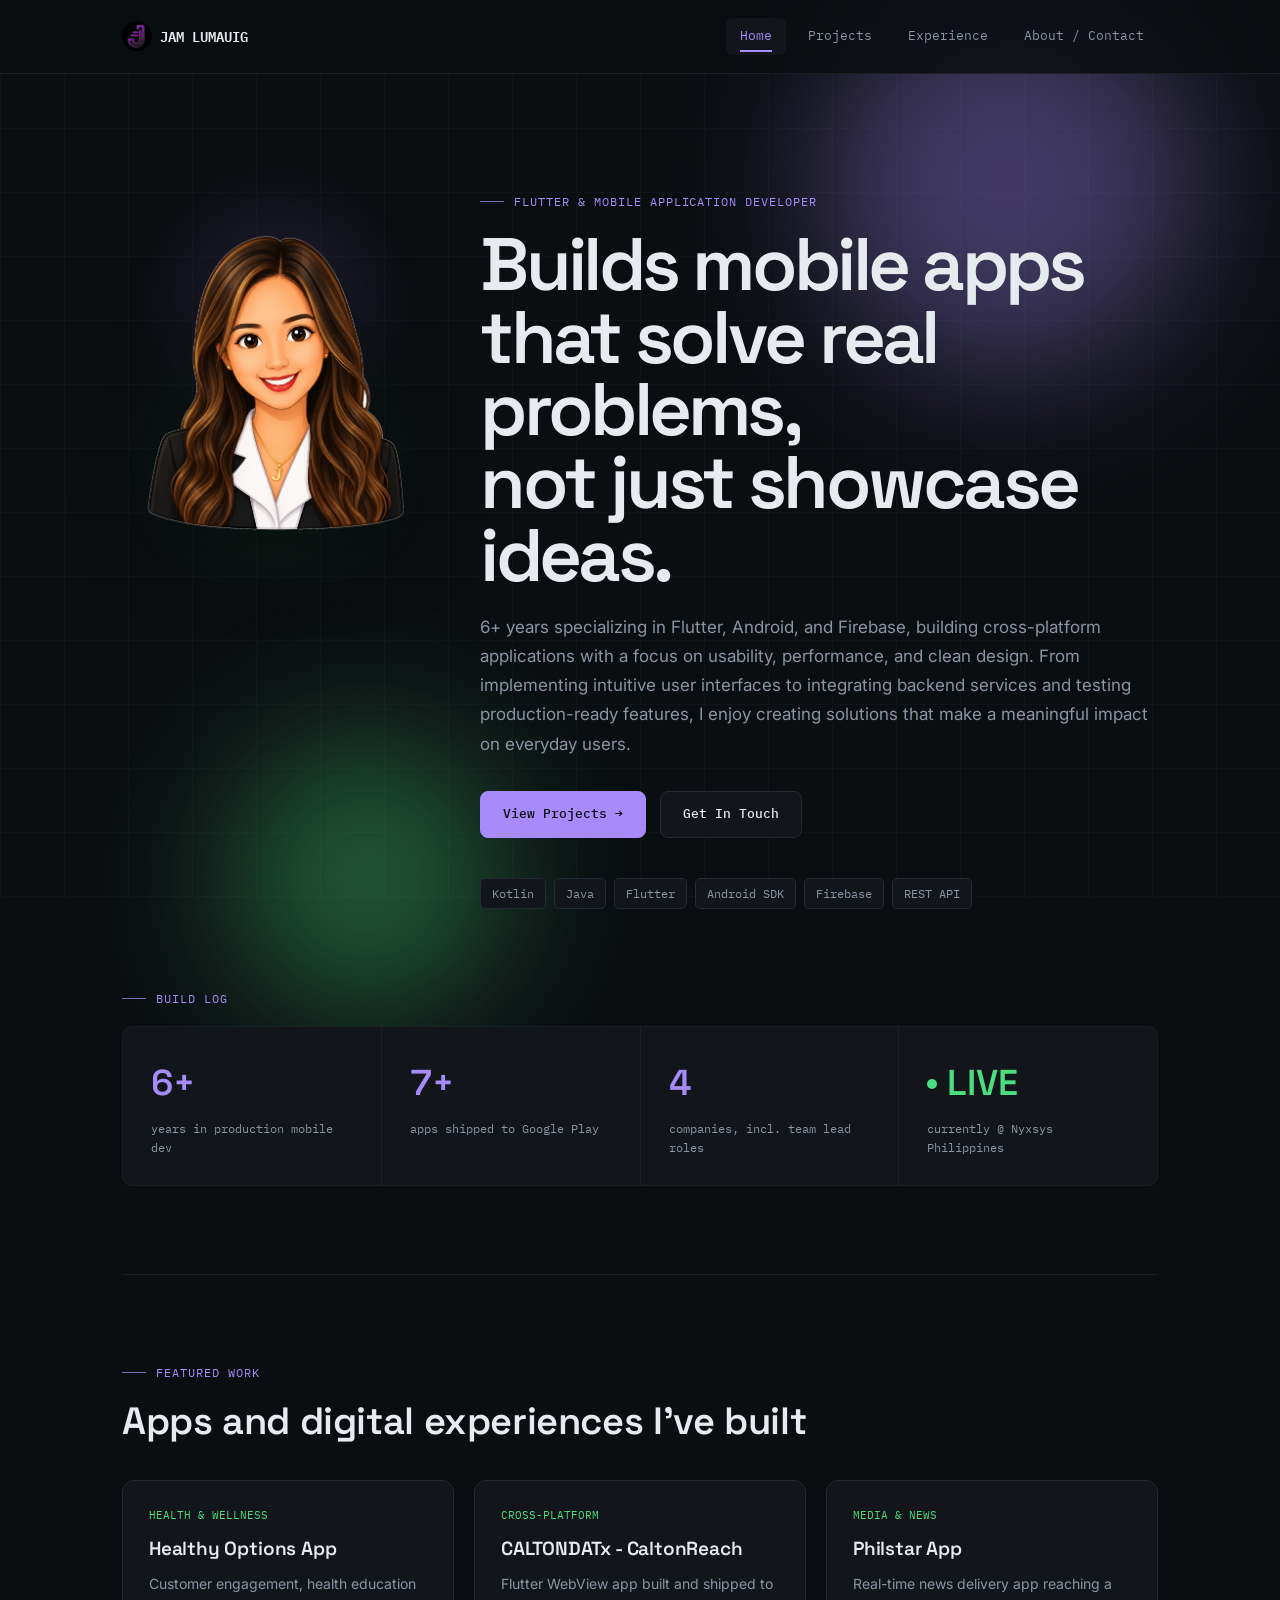
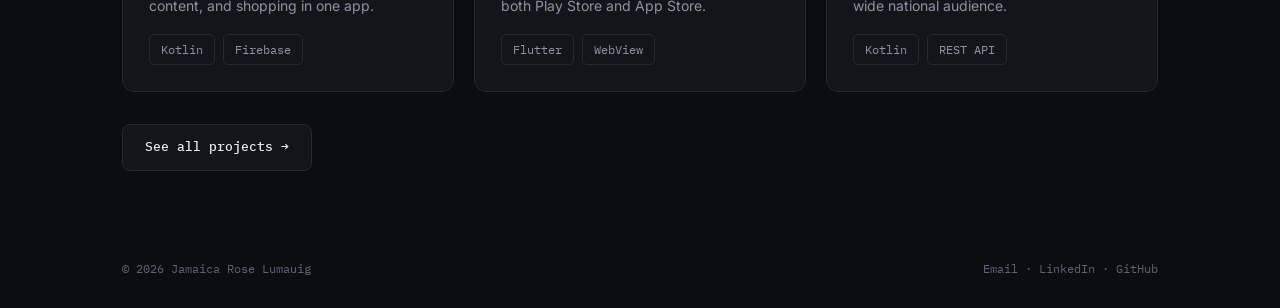
<file: index.html>
<!DOCTYPE html>
<html lang="en">
<head>
<meta charset="UTF-8">
<meta name="viewport" content="width=device-width, initial-scale=1.0">
<title>Jamaica Rose Lumauig — Mobile Application Developer</title>
<link rel="icon" type="image/png" href="assets/navlogo.png">
<link rel="stylesheet" href="style.css">
</head>
<body>

<header class="site-nav">
  <div class="nav-inner">
    <a href="/" class="nav-mark">
      <img src="assets/navlogo.png" alt="Jamaica Rose Lumauig" class="nav-mark-logo">
      <span>JAM LUMAUIG</span>
    </a>
    <nav class="nav-links">
      <a href="/" class="active">Home</a>
      <a href="/projects">Projects</a>
      <a href="/experience">Experience</a>
      <a href="/about">About / Contact</a>
    </nav>
  </div>
</header>

<main class="wrap">

  <!-- HERO -->
  <section class="section" style="padding-top:96px; padding-bottom:48px; border-bottom:none; position:relative;">
    <div class="glow-orb" style="width:380px; height:380px; background:var(--accent); top:-80px; right:-40px;"></div>
    <div class="glow-orb" style="width:280px; height:280px; background:var(--signal); bottom:-60px; left:10%; animation-delay:-6s;"></div>

    <div class="hero-layout" style="position:relative; z-index:1;">
      <div class="hero-art load-in load-in-2">
        <img src="assets/jam.png" alt="Jamaica Rose Lumauig illustration">
      </div>

      <div class="hero-headline">
        <div class="eyebrow load-in load-in-1">Flutter & Mobile Application Developer</div>
        <h1 class="load-in load-in-2">
          Builds mobile apps<br>
          that solve real problems,<br>
          not just showcase ideas.
        </h1>
      </div>

      <div class="hero-body">
        <p class="load-in load-in-3" style="color:var(--text-dim); font-size:17px;">
          6+ years specializing in Flutter, Android, and Firebase, building cross-platform applications with a focus on usability, performance, and clean design. From implementing intuitive user interfaces to integrating backend services and testing production-ready features, I enjoy creating solutions that make a meaningful impact on everyday users.
        </p>
        <div class="load-in load-in-3" style="display:flex; gap:14px; margin-top:32px; flex-wrap:wrap;">
          <a href="/projects" class="btn btn-primary">View Projects →</a>
          <a href="/about" class="btn btn-ghost">Get In Touch</a>
        </div>
        <div class="load-in load-in-4" style="margin-top:40px;">
          <div class="tag-row">
            <span class="tag">Kotlin</span>
            <span class="tag">Java</span>
            <span class="tag">Flutter</span>
            <span class="tag">Android SDK</span>
            <span class="tag">Firebase</span>
            <span class="tag">REST API</span>
          </div>
        </div>
      </div>
    </div>
  </section>

  <!-- STATS / BUILD LOG STYLE -->
  <section class="section" style="padding-top:32px;">
    <div class="eyebrow reveal">Build Log</div>
    <div style="display:grid; grid-template-columns:repeat(auto-fit, minmax(200px,1fr)); gap:1px; background:var(--border-soft); border:1px solid var(--border-soft); border-radius:10px; overflow:hidden;">

      <div class="reveal reveal-delay-1" style="background:var(--bg-raised); padding:28px;">
        <div class="stat-num" data-count="6" data-suffix="+" style="font-family:var(--font-display); font-size:36px; font-weight:600; color:var(--accent);">0</div>
        <div style="font-family:var(--font-mono); font-size:12px; color:var(--text-dim); margin-top:6px;">years in production mobile dev</div>
      </div>

      <div class="reveal reveal-delay-2" style="background:var(--bg-raised); padding:28px;">
        <div class="stat-num" data-count="7" data-suffix="+" style="font-family:var(--font-display); font-size:36px; font-weight:600; color:var(--accent);">0</div>
        <div style="font-family:var(--font-mono); font-size:12px; color:var(--text-dim); margin-top:6px;">apps shipped to Google Play</div>
      </div>

      <div class="reveal reveal-delay-3" style="background:var(--bg-raised); padding:28px;">
        <div class="stat-num" data-count="4" data-suffix="" style="font-family:var(--font-display); font-size:36px; font-weight:600; color:var(--accent);">0</div>
        <div style="font-family:var(--font-mono); font-size:12px; color:var(--text-dim); margin-top:6px;">companies, incl. team lead roles</div>
      </div>

      <div class="reveal reveal-delay-4" style="background:var(--bg-raised); padding:28px;">
        <div style="font-family:var(--font-display); font-size:36px; font-weight:600; color:var(--signal); display:flex; align-items:center; gap:10px;">
          <span class="dot pulse" style="width:10px;height:10px;border-radius:50%;background:var(--signal); display:inline-block;"></span>LIVE
        </div>
        <div style="font-family:var(--font-mono); font-size:12px; color:var(--text-dim); margin-top:6px;">currently @ Nyxsys Philippines</div>
      </div>

    </div>
  </section>

  <!-- FEATURED PROJECTS PREVIEW -->
  <section class="section" style="border-bottom:none;">
    <div class="eyebrow reveal">Featured Work</div>
    <h2 class="reveal" style="margin-bottom:36px;">Apps and digital experiences I've built</h2>

    <div style="display:grid; grid-template-columns:repeat(auto-fit, minmax(260px,1fr)); gap:20px;">

      <a href="projects.html#healthy-options" class="reveal reveal-delay-1 lift-card" style="background:var(--bg-raised); border:1px solid var(--border); border-radius:12px; padding:26px; display:block;">
        <div style="font-family:var(--font-mono); font-size:11px; color:var(--signal); margin-bottom:10px;">HEALTH &amp; WELLNESS</div>
        <h3>Healthy Options App</h3>
        <p style="color:var(--text-dim); font-size:14px; margin-top:8px;">Customer engagement, health education content, and shopping in one app.</p>
        <div class="tag-row" style="margin-top:16px;">
          <span class="tag">Kotlin</span><span class="tag">Firebase</span>
        </div>
      </a>

      <a href="projects.html#caltondatx" class="reveal reveal-delay-2 lift-card" style="background:var(--bg-raised); border:1px solid var(--border); border-radius:12px; padding:26px; display:block;">
        <div style="font-family:var(--font-mono); font-size:11px; color:var(--signal); margin-bottom:10px;">CROSS-PLATFORM</div>
        <h3>CALTONDATx - CaltonReach</h3>
        <p style="color:var(--text-dim); font-size:14px; margin-top:8px;">Flutter WebView app built and shipped to both Play Store and App Store.</p>
        <div class="tag-row" style="margin-top:16px;">
          <span class="tag">Flutter</span><span class="tag">WebView</span>
        </div>
      </a>

      <a href="projects.html#philstar" class="reveal reveal-delay-3 lift-card" style="background:var(--bg-raised); border:1px solid var(--border); border-radius:12px; padding:26px; display:block;">
        <div style="font-family:var(--font-mono); font-size:11px; color:var(--signal); margin-bottom:10px;">MEDIA &amp; NEWS</div>
        <h3>Philstar App</h3>
        <p style="color:var(--text-dim); font-size:14px; margin-top:8px;">Real-time news delivery app reaching a wide national audience.</p>
        <div class="tag-row" style="margin-top:16px;">
          <span class="tag">Kotlin</span><span class="tag">REST API</span>
        </div>
      </a>

    </div>

    <div class="reveal" style="margin-top:32px;">
      <a href="/projects" class="btn btn-ghost">See all projects →</a>
    </div>
  </section>

</main>

<footer class="wrap">
  <span>© 2026 Jamaica Rose Lumauig</span>
  <span>
    <a href="mailto:jamlumauig0615@gmail.com">Email</a> ·
    <a href="https://linkedin.com/in/jamlumauig">LinkedIn</a> ·
    <a href="https://github.com/jamlumauig00">GitHub</a>
  </span>
</footer>

<script src="script.js"></script>
</body>
</html>
</file>
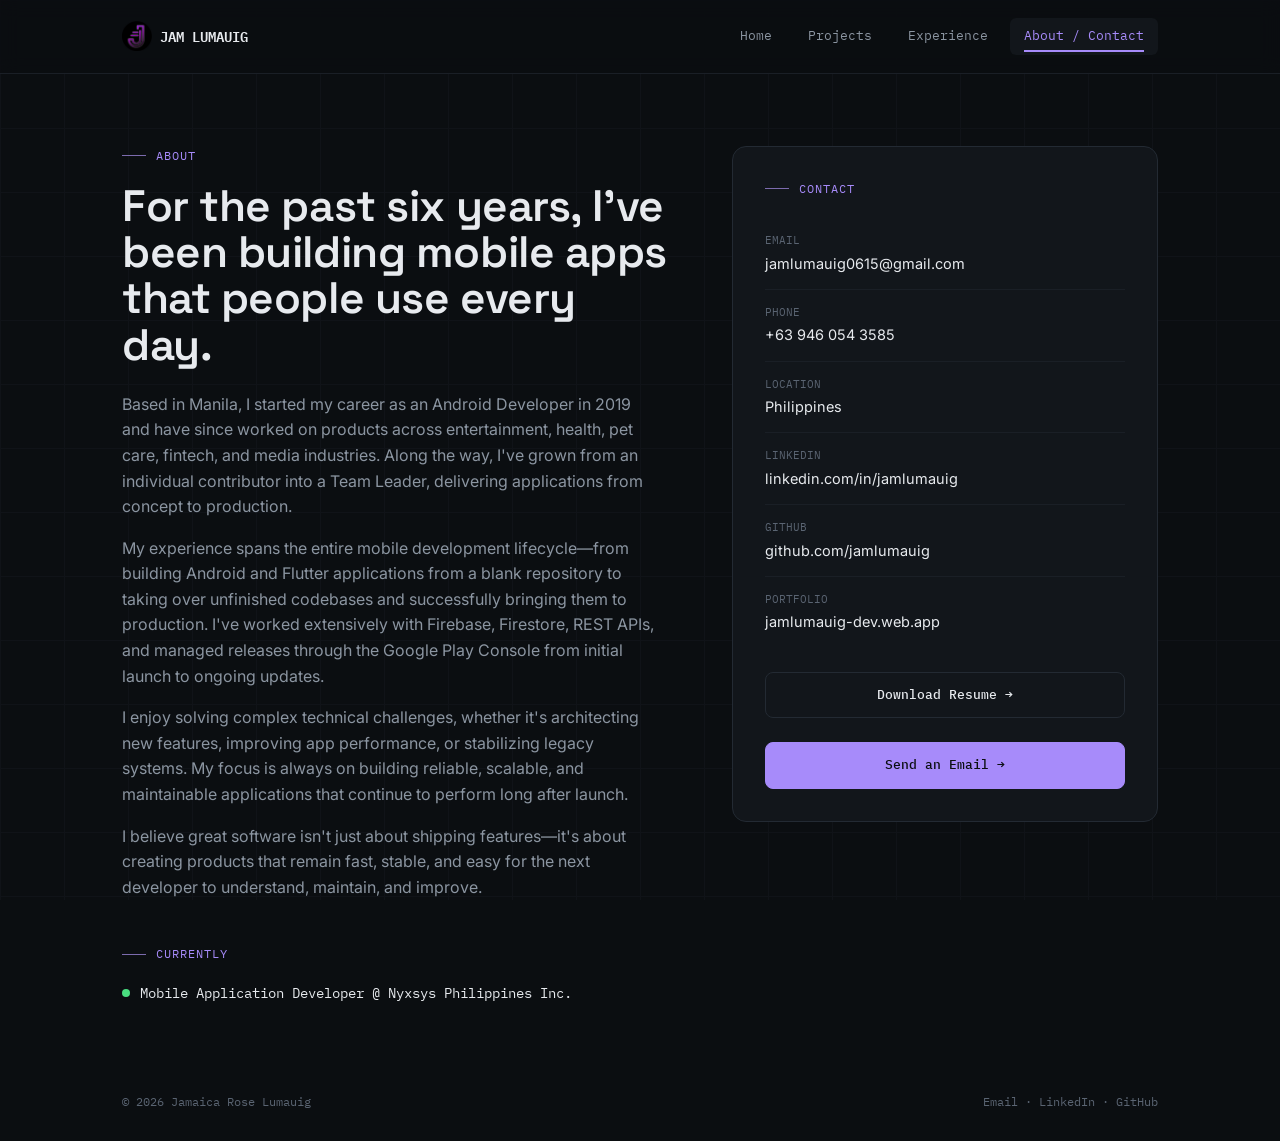
<file: about.html>
<!DOCTYPE html>
<html lang="en">
<head>
<meta charset="UTF-8">
<meta name="viewport" content="width=device-width, initial-scale=1.0">
<title>About &amp; Contact — Jamaica Rose Lumauig</title>
<link rel="icon" type="image/png" href="assets/navlogo.png">
<link rel="stylesheet" href="style.css">
</head>
<body>

<header class="site-nav">
  <div class="nav-inner">
    <a href="/" class="nav-mark">
      <img src="assets/navlogo.png" alt="Jamaica Rose Lumauig" class="nav-mark-logo">
      <span>JAM LUMAUIG</span>
    </a>
    <nav class="nav-links">
      <a href="/">Home</a>
      <a href="/projects">Projects</a>
      <a href="/experience">Experience</a>
      <a href="/about" class="active">About / Contact</a>
    </nav>
  </div>
</header>

<main class="wrap">

  <section class="section about-hero" style="padding-top:72px;">
    <div class="about-layout">

      <div class="about-copy">
        <div class="eyebrow load-in load-in-1">About</div>
        <h1 class="load-in load-in-2 about-title">For the past six years, I've been building mobile apps that people use every day.</h1>

       <p class="load-in load-in-3" style="color:var(--text-dim); font-size:16px; margin-top:24px; max-width:540px;">
        Based in Manila, I started my career as an Android Developer in 2019 and have since worked on products across entertainment, health, pet care, fintech, and media industries. Along the way, I've grown from an individual contributor into a Team Leader, delivering applications from concept to production.
      </p>

      <p class="load-in load-in-3" style="color:var(--text-dim); font-size:16px; margin-top:16px; max-width:540px;">
        My experience spans the entire mobile development lifecycle—from building Android and Flutter applications from a blank repository to taking over unfinished codebases and successfully bringing them to production. I've worked extensively with Firebase, Firestore, REST APIs, and managed releases through the Google Play Console from initial launch to ongoing updates.
      </p>

      <p class="load-in load-in-4" style="color:var(--text-dim); font-size:16px; margin-top:16px; max-width:540px;">
        I enjoy solving complex technical challenges, whether it's architecting new features, improving app performance, or stabilizing legacy systems. My focus is always on building reliable, scalable, and maintainable applications that continue to perform long after launch.
      </p>

      <p class="load-in load-in-4" style="color:var(--text-dim); font-size:16px; margin-top:16px; max-width:540px;">
        I believe great software isn't just about shipping features—it's about creating products that remain fast, stable, and easy for the next developer to understand, maintain, and improve.
      </p>
        <div class="eyebrow load-in load-in-4" style="margin-top:44px;">Currently</div>
        <div class="load-in load-in-4" style="display:flex; align-items:center; gap:10px; font-family:var(--font-mono); font-size:14px;">
          <span class="pulse" style="width:8px; height:8px; border-radius:50%; background:var(--signal); display:inline-block;"></span>
          Mobile Application Developer @ Nyxsys Philippines Inc.
        </div>
      </div>

      <!-- CONTACT CARD -->
      <div class="about-contact">
        <div class="reveal lift-card about-card">
          <div class="eyebrow" style="margin-bottom:20px;">Contact</div>

          <a href="mailto:jamlumauig0615@gmail.com" style="display:flex; flex-direction:column; gap:2px; padding:14px 0; border-bottom:1px solid var(--border-soft);">
            <span style="font-family:var(--font-mono); font-size:11px; color:var(--text-faint);">EMAIL</span>
            <span style="font-size:14.5px;">jamlumauig0615@gmail.com</span>
          </a>

          <a href="tel:+639460543585" style="display:flex; flex-direction:column; gap:2px; padding:14px 0; border-bottom:1px solid var(--border-soft);">
            <span style="font-family:var(--font-mono); font-size:11px; color:var(--text-faint);">PHONE</span>
            <span style="font-size:14.5px;">+63 946 054 3585</span>
          </a>

          <div style="display:flex; flex-direction:column; gap:2px; padding:14px 0; border-bottom:1px solid var(--border-soft);">
            <span style="font-family:var(--font-mono); font-size:11px; color:var(--text-faint);">LOCATION</span>
            <span style="font-size:14.5px;">Philippines</span>
          </div>

          <a href="https://linkedin.com/in/jamlumauig" style="display:flex; flex-direction:column; gap:2px; padding:14px 0; border-bottom:1px solid var(--border-soft);">
            <span style="font-family:var(--font-mono); font-size:11px; color:var(--text-faint);">LINKEDIN</span>
            <span style="font-size:14.5px;">linkedin.com/in/jamlumauig</span>
          </a>

          <a href="https://github.com/jamlumauig" style="display:flex; flex-direction:column; gap:2px; padding:14px 0; border-bottom:1px solid var(--border-soft);">
            <span style="font-family:var(--font-mono); font-size:11px; color:var(--text-faint);">GITHUB</span>
            <span style="font-size:14.5px;">github.com/jamlumauig</span>
          </a>

          <a href="https://jamlumauig-dev.web.app/" style="display:flex; flex-direction:column; gap:2px; padding:14px 0;">
            <span style="font-family:var(--font-mono); font-size:11px; color:var(--text-faint);">PORTFOLIO</span>
            <span style="font-size:14.5px;">jamlumauig-dev.web.app</span>
          </a>

          <a href="/assets/jlumauig.pdf" download="Jamaica-Rose-Lumauig-Resume.pdf" class="btn btn-ghost" style="width:100%; justify-content:center; margin-top:24px;">
            Download Resume →
          </a>

          <a href="mailto:jamlumauig0615@gmail.com" class="btn btn-primary" style="width:100%; justify-content:center; margin-top:24px;">Send an Email →</a>
        </div>
      </div>

    </div>
  </section>

</main>

<footer class="wrap">
  <span>© 2026 Jamaica Rose Lumauig</span>
  <span>
    <a href="mailto:jamlumauig0615@gmail.com">Email</a> ·
    <a href="https://linkedin.com/in/jamlumauig">LinkedIn</a> ·
    <a href="https://github.com/jamlumauig00">GitHub</a>
  </span>
</footer>

<script src="script.js"></script>
</body>
</html>
</file>
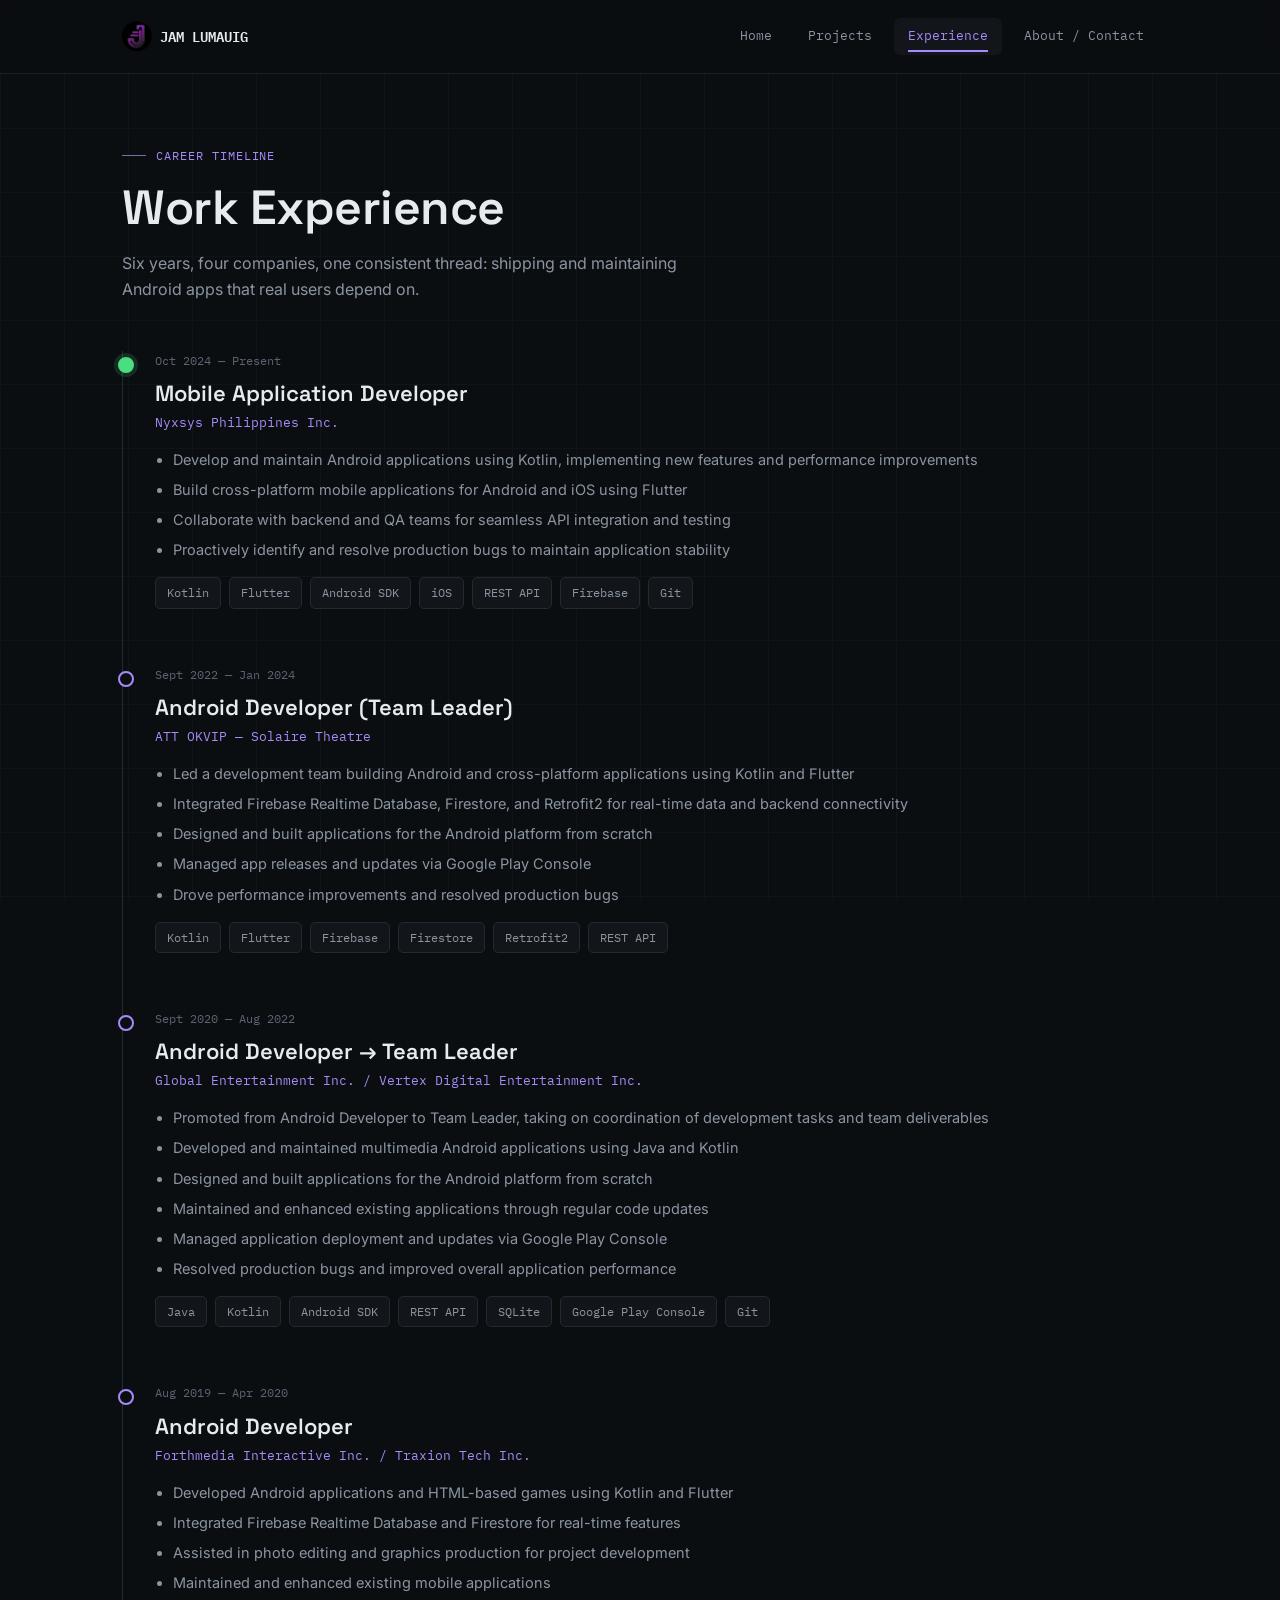
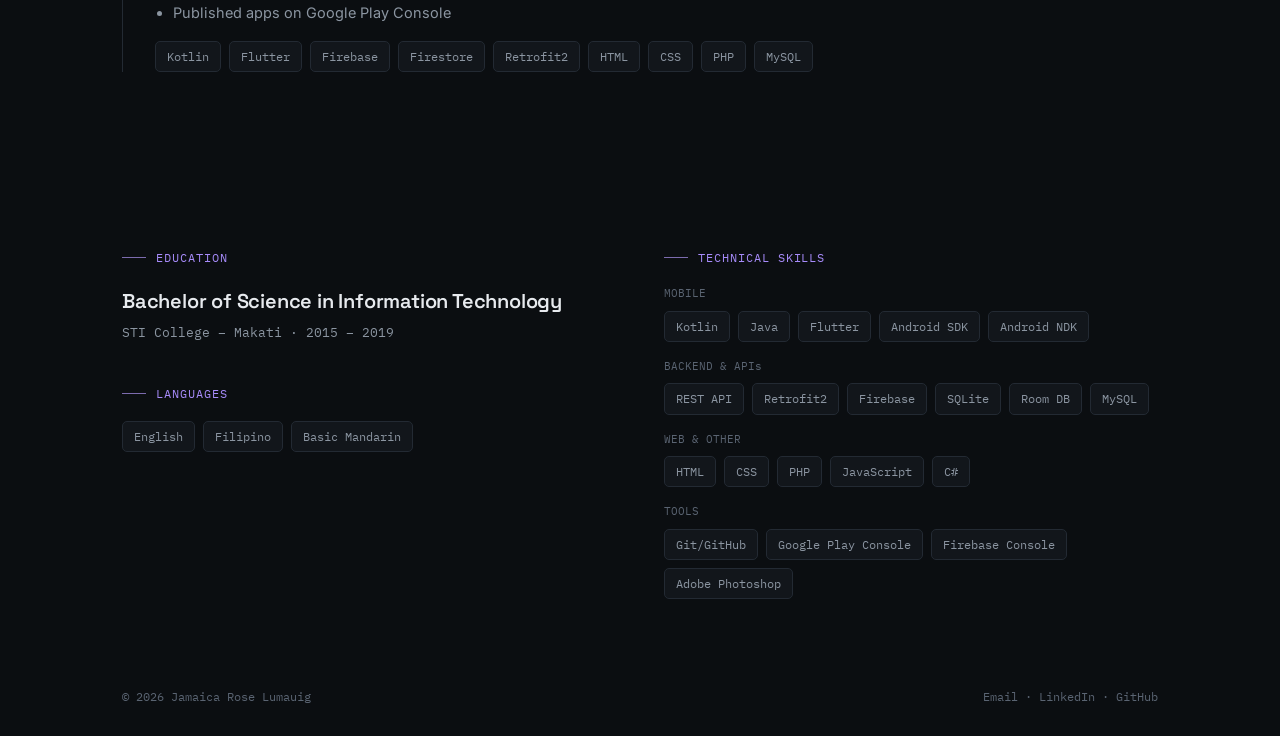
<file: experience.html>
<!DOCTYPE html>
<html lang="en">
<head>
<meta charset="UTF-8">
<meta name="viewport" content="width=device-width, initial-scale=1.0">
<title>Experience — Jamaica Rose Lumauig</title>
<link rel="icon" type="image/png" href="assets/navlogo.png">
<link rel="stylesheet" href="style.css">
<style>
  .timeline {
    position: relative;
    margin-top: 48px;
    padding-left: 32px;
    border-left: 1px solid var(--border);
  }
  .role {
    position: relative;
    padding-bottom: 56px;
  }
  .role:last-child { padding-bottom: 0; }
  .role::before {
    content: '';
    position: absolute;
    left: -37px;
    top: 6px;
    width: 12px;
    height: 12px;
    border-radius: 50%;
    background: var(--bg);
    border: 2px solid var(--accent);
  }
  .role.current::before {
    background: var(--signal);
    border-color: var(--signal);
    box-shadow: 0 0 0 4px rgba(74, 222, 128, 0.15);
  }
  .role-date {
    font-family: var(--font-mono);
    font-size: 12px;
    color: var(--text-faint);
    margin-bottom:6px;
  }
  .role-title { font-family: var(--font-display); font-size: 22px; font-weight: 600; }
  .role-company { color: var(--accent); font-family: var(--font-mono); font-size: 13px; margin-top:2px; }
  .role ul {
    margin-top: 14px;
    padding-left: 18px;
    color: var(--text-dim);
    font-size: 14.5px;
  }
  .role li { margin-bottom: 7px; }
</style>
</head>
<body>

<header class="site-nav">
  <div class="nav-inner">
    <a href="/" class="nav-mark">
      <img src="assets/navlogo.png" alt="Jamaica Rose Lumauig" class="nav-mark-logo">
      <span>JAM LUMAUIG</span>
    </a>
    <nav class="nav-links">
      <a href="/">Home</a>
      <a href="/projects">Projects</a>
      <a href="/experience" class="active">Experience</a>
      <a href="/about">About / Contact</a>
    </nav>
  </div>
</header>

<main class="wrap">

  <section class="section" style="padding-top:72px; border-bottom:none;">
    <div class="eyebrow load-in load-in-1">Career Timeline</div>
    <h1 class="load-in load-in-2" style="font-size:clamp(34px,5vw,48px);">Work Experience</h1>
    <p class="load-in load-in-3" style="color:var(--text-dim); font-size:16px; max-width:560px; margin-top:18px;">
      Six years, four companies, one consistent thread: shipping and maintaining Android apps that real users depend on.
    </p>

    <div class="timeline">

      <div class="role current reveal">
        <div class="role-date">Oct 2024 — Present</div>
        <div class="role-title">Mobile Application Developer</div>
        <div class="role-company">Nyxsys Philippines Inc.</div>
        <ul>
          <li>Develop and maintain Android applications using Kotlin, implementing new features and performance improvements</li>
          <li>Build cross-platform mobile applications for Android and iOS using Flutter</li>
          <li>Collaborate with backend and QA teams for seamless API integration and testing</li>
          <li>Proactively identify and resolve production bugs to maintain application stability</li>
        </ul>
        <div class="tag-row" style="margin-top:16px;">
          <span class="tag">Kotlin</span><span class="tag">Flutter</span><span class="tag">Android SDK</span><span class="tag">iOS</span><span class="tag">REST API</span><span class="tag">Firebase</span><span class="tag">Git</span>
        </div>
      </div>

      <div class="role reveal">
        <div class="role-date">Sept 2022 — Jan 2024</div>
        <div class="role-title">Android Developer (Team Leader)</div>
        <div class="role-company">ATT OKVIP — Solaire Theatre</div>
        <ul>
          <li>Led a development team building Android and cross-platform applications using Kotlin and Flutter</li>
          <li>Integrated Firebase Realtime Database, Firestore, and Retrofit2 for real-time data and backend connectivity</li>
          <li>Designed and built applications for the Android platform from scratch</li>
          <li>Managed app releases and updates via Google Play Console</li>
          <li>Drove performance improvements and resolved production bugs</li>
        </ul>
        <div class="tag-row" style="margin-top:16px;">
          <span class="tag">Kotlin</span><span class="tag">Flutter</span><span class="tag">Firebase</span><span class="tag">Firestore</span><span class="tag">Retrofit2</span><span class="tag">REST API</span>
        </div>
      </div>

      <div class="role reveal">
        <div class="role-date">Sept 2020 — Aug 2022</div>
        <div class="role-title">Android Developer → Team Leader</div>
        <div class="role-company">Global Entertainment Inc. / Vertex Digital Entertainment Inc.</div>
        <ul>
          <li>Promoted from Android Developer to Team Leader, taking on coordination of development tasks and team deliverables</li>
          <li>Developed and maintained multimedia Android applications using Java and Kotlin</li>
          <li>Designed and built applications for the Android platform from scratch</li>
          <li>Maintained and enhanced existing applications through regular code updates</li>
          <li>Managed application deployment and updates via Google Play Console</li>
          <li>Resolved production bugs and improved overall application performance</li>
        </ul>
        <div class="tag-row" style="margin-top:16px;">
          <span class="tag">Java</span><span class="tag">Kotlin</span><span class="tag">Android SDK</span><span class="tag">REST API</span><span class="tag">SQLite</span><span class="tag">Google Play Console</span><span class="tag">Git</span>
        </div>
      </div>

      <div class="role reveal">
        <div class="role-date">Aug 2019 — Apr 2020</div>
        <div class="role-title">Android Developer</div>
        <div class="role-company">Forthmedia Interactive Inc. / Traxion Tech Inc.</div>
        <ul>
          <li>Developed Android applications and HTML-based games using Kotlin and Flutter</li>
          <li>Integrated Firebase Realtime Database and Firestore for real-time features</li>
          <li>Assisted in photo editing and graphics production for project development</li>
          <li>Maintained and enhanced existing mobile applications</li>
          <li>Published apps on Google Play Console</li>
        </ul>
        <div class="tag-row" style="margin-top:16px;">
          <span class="tag">Kotlin</span><span class="tag">Flutter</span><span class="tag">Firebase</span><span class="tag">Firestore</span><span class="tag">Retrofit2</span><span class="tag">HTML</span><span class="tag">CSS</span><span class="tag">PHP</span><span class="tag">MySQL</span>
        </div>
      </div>

    </div>
  </section>

  <!-- EDUCATION + SKILLS -->
  <section class="section" style="border-bottom:none;">
    <div style="display:grid; grid-template-columns:1fr 1fr; gap:48px;">

      <div class="reveal">
        <div class="eyebrow">Education</div>
        <h3 style="font-size:20px;">Bachelor of Science in Information Technology</h3>
        <div style="font-family:var(--font-mono); font-size:13px; color:var(--text-dim); margin-top:6px;">STI College – Makati · 2015 – 2019</div>

        <div class="eyebrow" style="margin-top:40px;">Languages</div>
        <div class="tag-row" style="margin-bottom:40px;">
          <span class="tag">English</span><span class="tag">Filipino</span><span class="tag">Basic Mandarin</span>
        </div>
      </div>

      <div class="reveal reveal-delay-1">
        <div class="eyebrow">Technical Skills</div>
        <div style="margin-bottom:16px;">
          <div style="font-family:var(--font-mono); font-size:11px; color:var(--text-faint); margin-bottom:8px;">MOBILE</div>
          <div class="tag-row"><span class="tag">Kotlin</span><span class="tag">Java</span><span class="tag">Flutter</span><span class="tag">Android SDK</span><span class="tag">Android NDK</span></div>
        </div>
        <div style="margin-bottom:16px;">
          <div style="font-family:var(--font-mono); font-size:11px; color:var(--text-faint); margin-bottom:8px;">BACKEND &amp; APIs</div>
          <div class="tag-row"><span class="tag">REST API</span><span class="tag">Retrofit2</span><span class="tag">Firebase</span><span class="tag">SQLite</span><span class="tag">Room DB</span><span class="tag">MySQL</span></div>
        </div>
        <div style="margin-bottom:16px;">
          <div style="font-family:var(--font-mono); font-size:11px; color:var(--text-faint); margin-bottom:8px;">WEB &amp; OTHER</div>
          <div class="tag-row"><span class="tag">HTML</span><span class="tag">CSS</span><span class="tag">PHP</span><span class="tag">JavaScript</span><span class="tag">C#</span></div>
        </div>
        <div>
          <div style="font-family:var(--font-mono); font-size:11px; color:var(--text-faint); margin-bottom:8px;">TOOLS</div>
          <div class="tag-row"><span class="tag">Git/GitHub</span><span class="tag">Google Play Console</span><span class="tag">Firebase Console</span><span class="tag">Adobe Photoshop</span></div>
        </div>
      </div>

    </div>
  </section>

</main>

<footer class="wrap">
  <span>© 2026 Jamaica Rose Lumauig</span>
  <span>
    <a href="mailto:jamlumauig0615@gmail.com">Email</a> ·
    <a href="https://linkedin.com/in/jamlumauig">LinkedIn</a> ·
    <a href="https://github.com/jamlumauig00">GitHub</a>
  </span>
</footer>

<script src="script.js"></script>
</body>
</html>
</file>
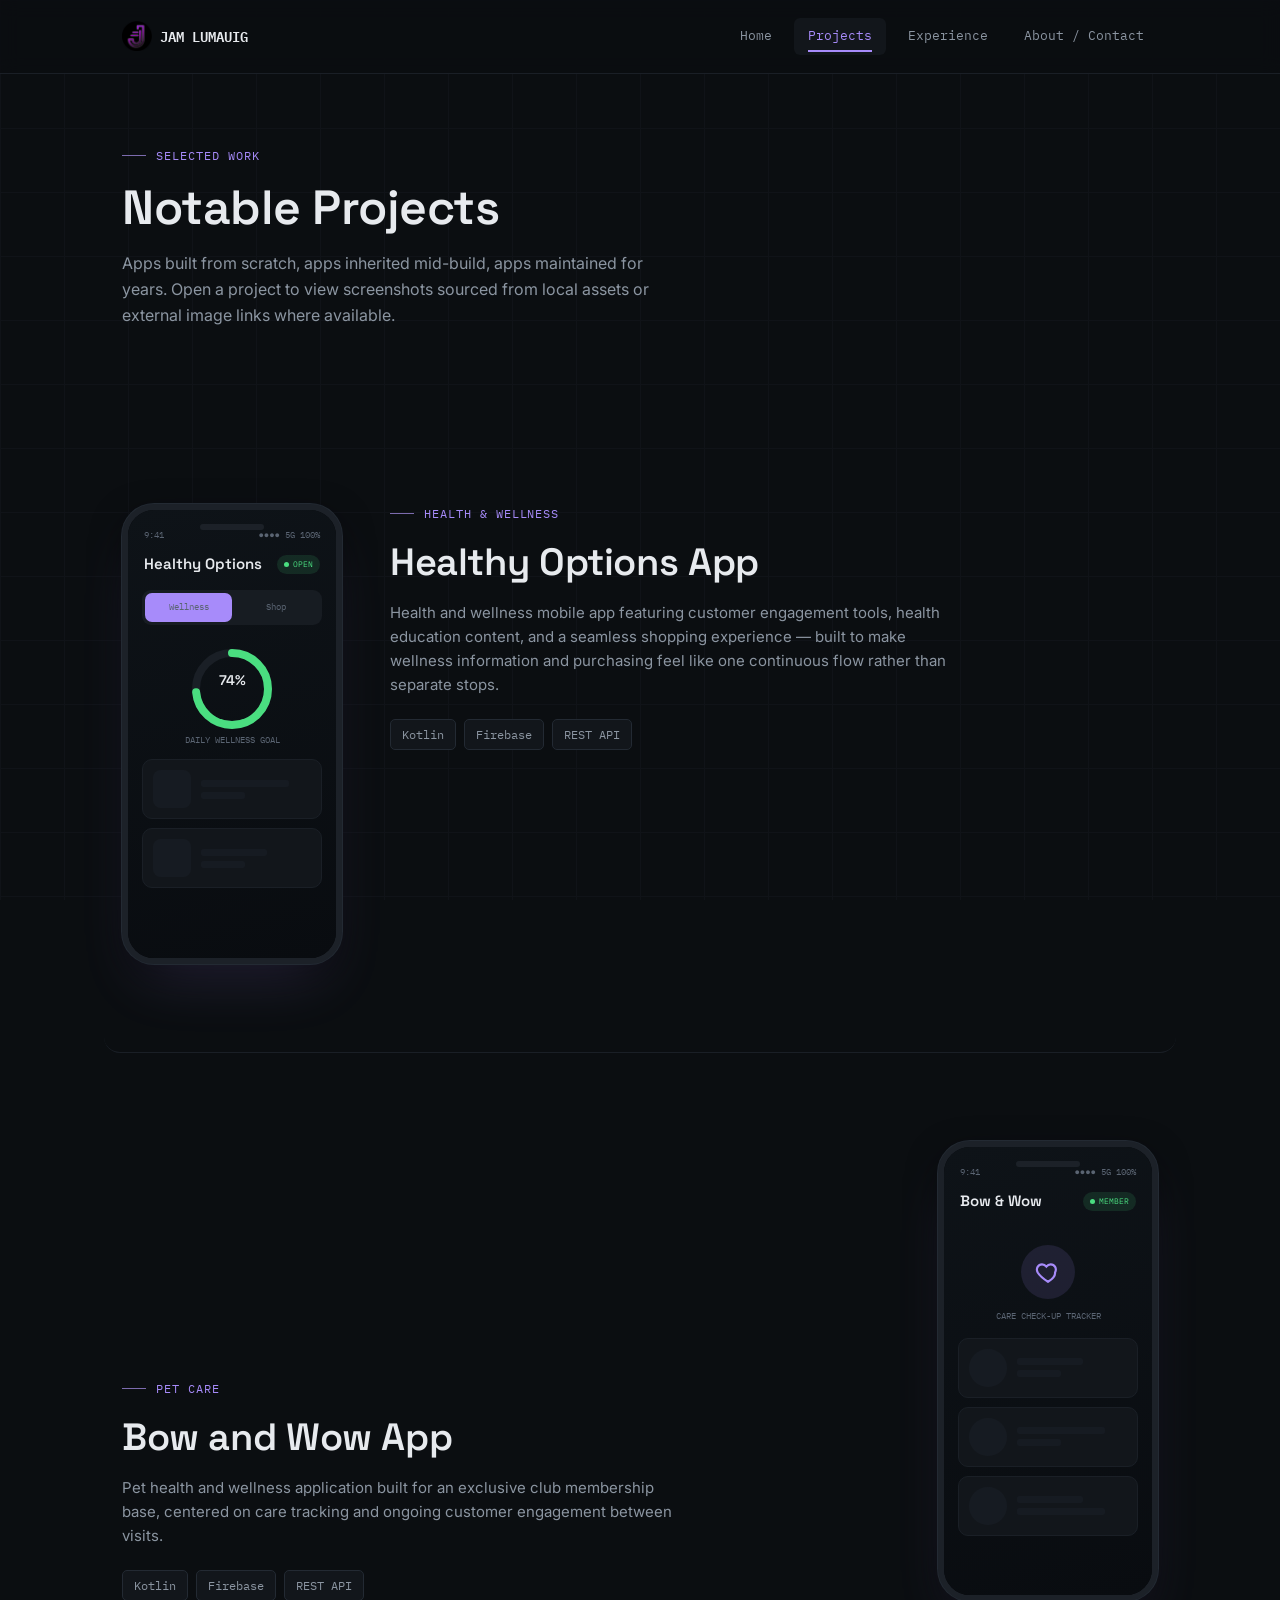
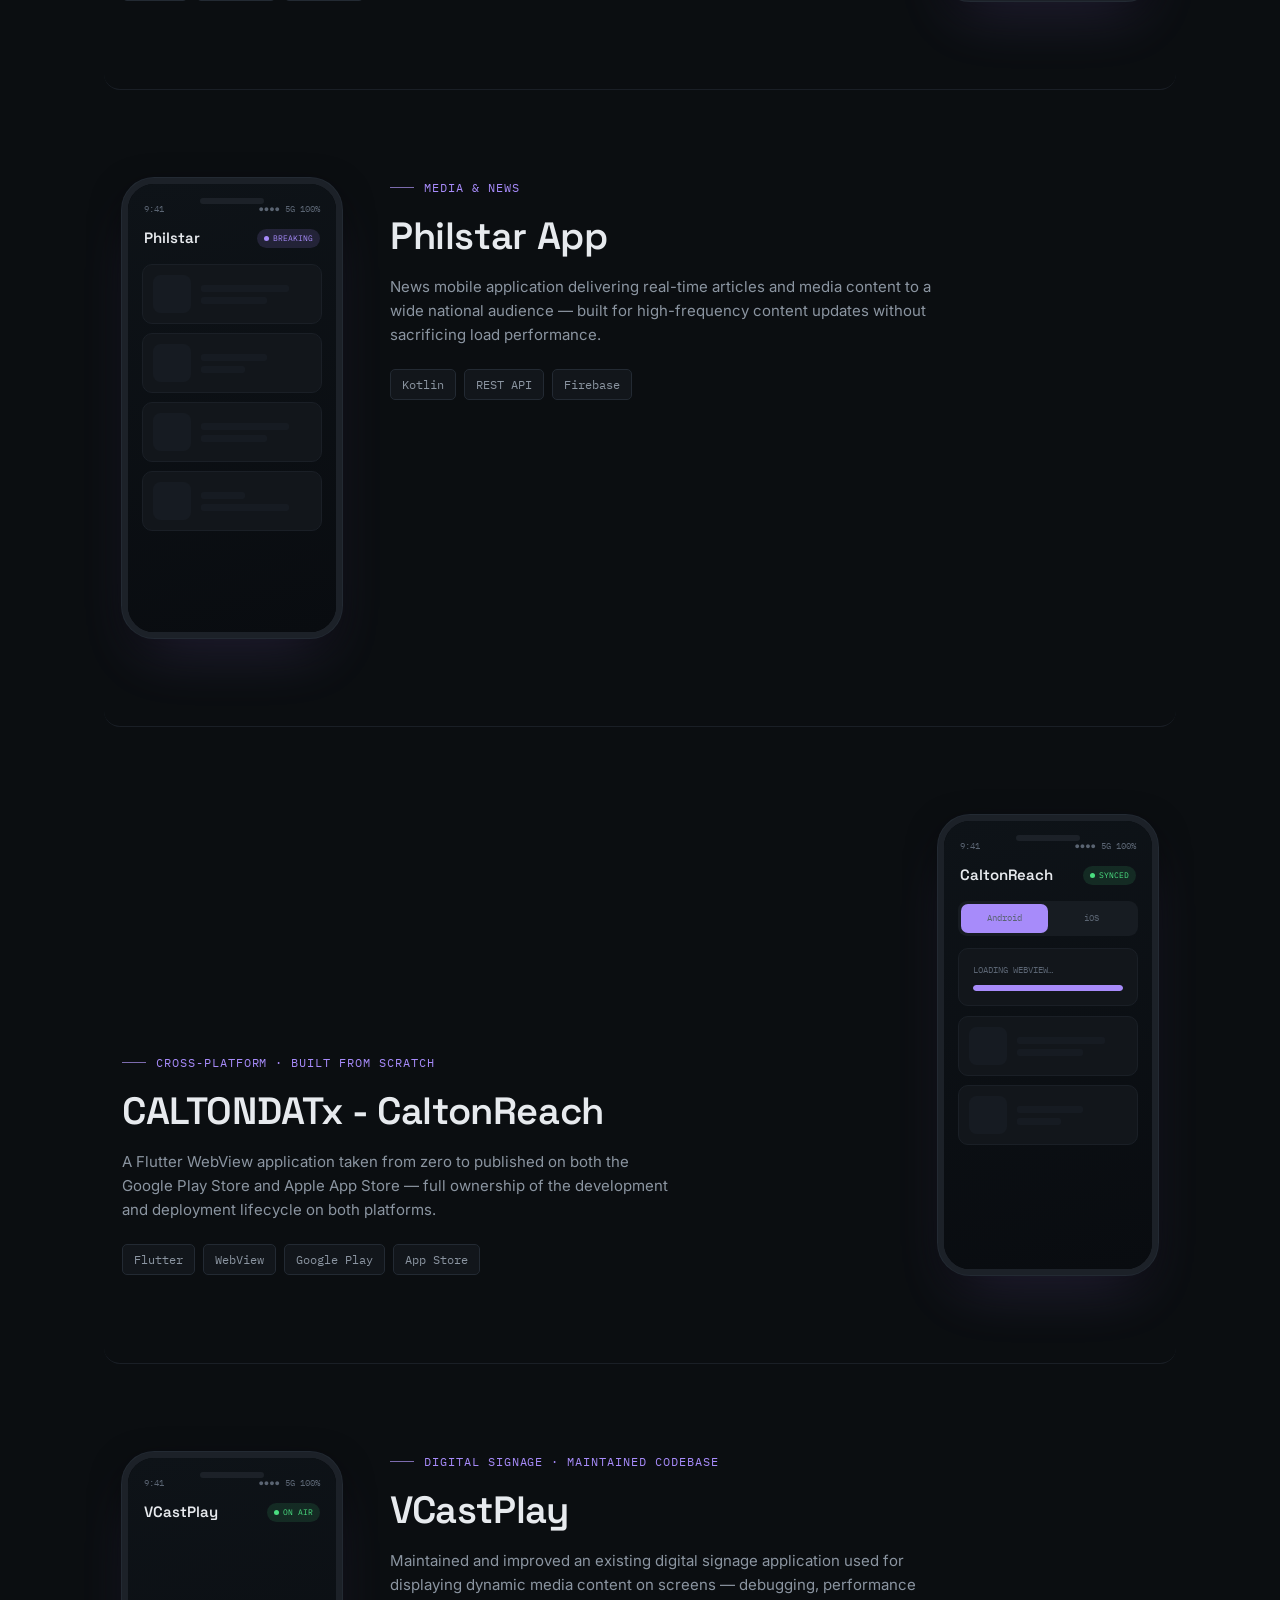
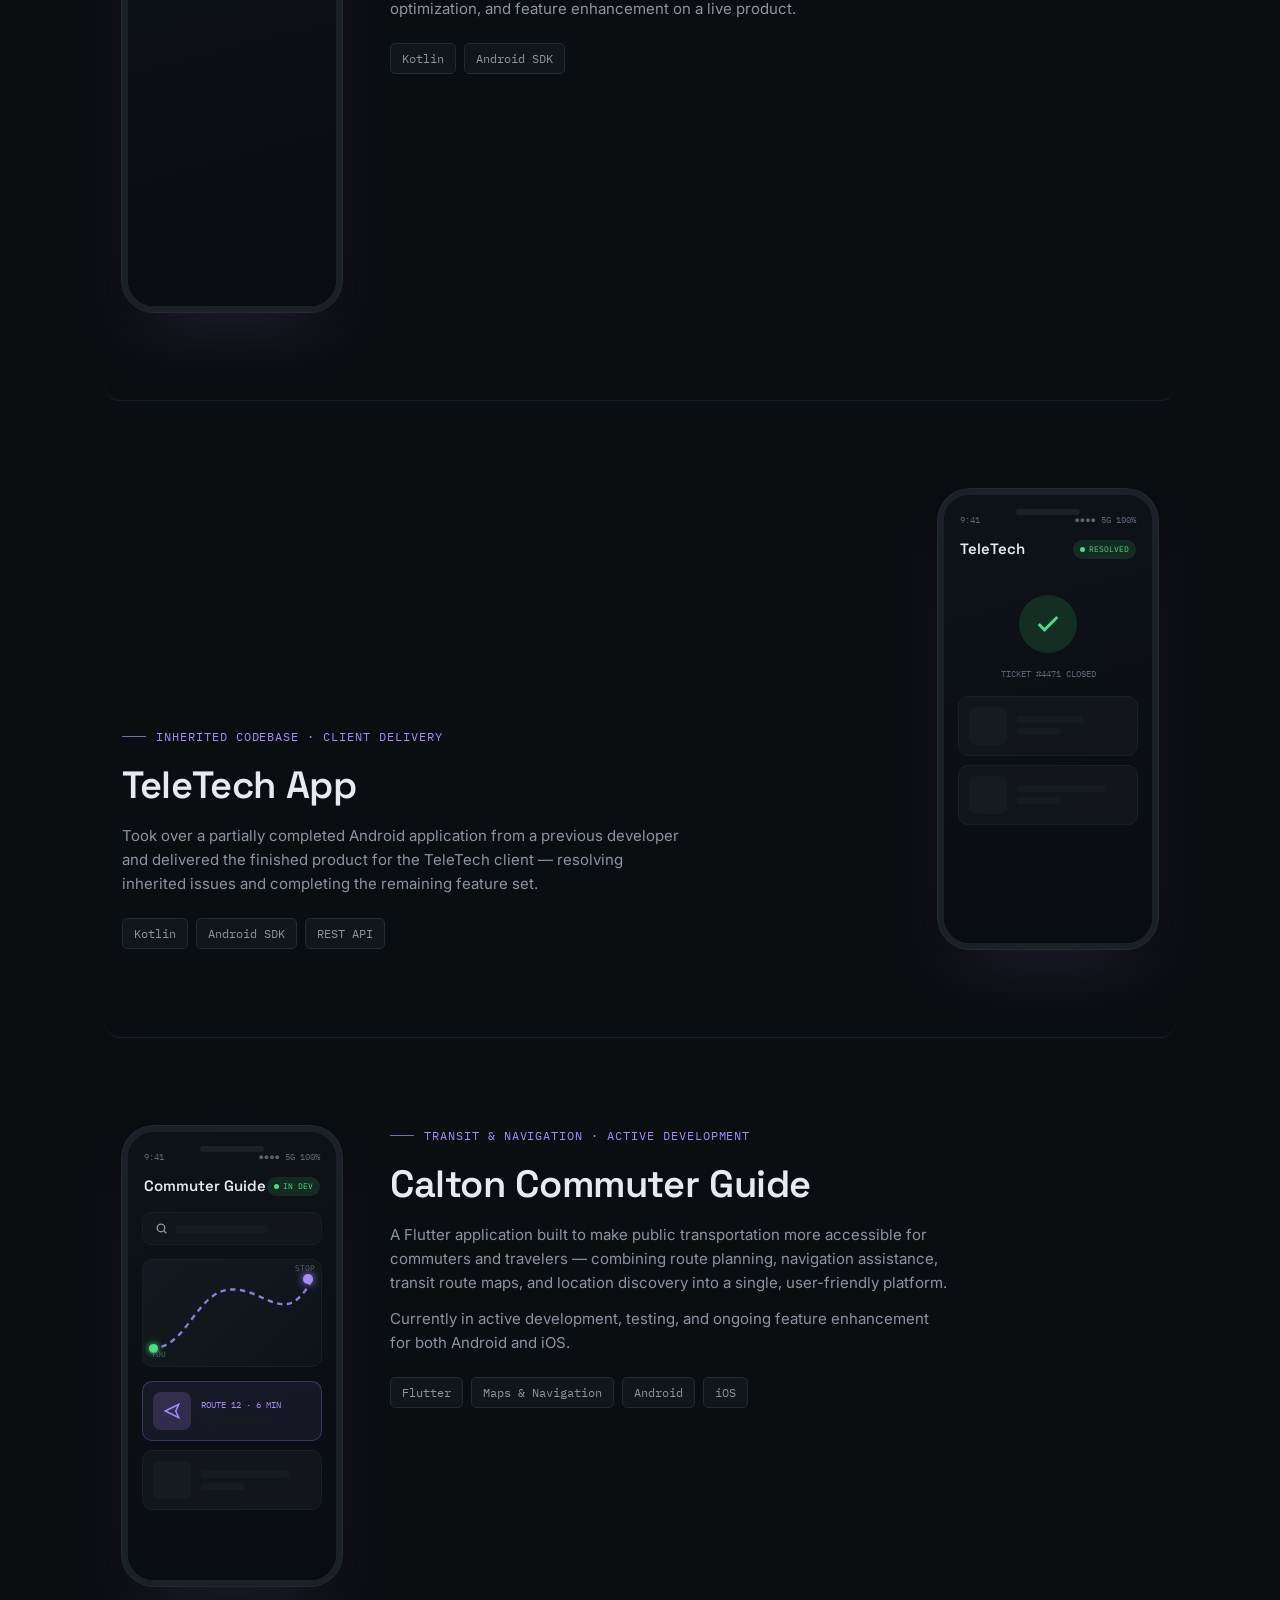
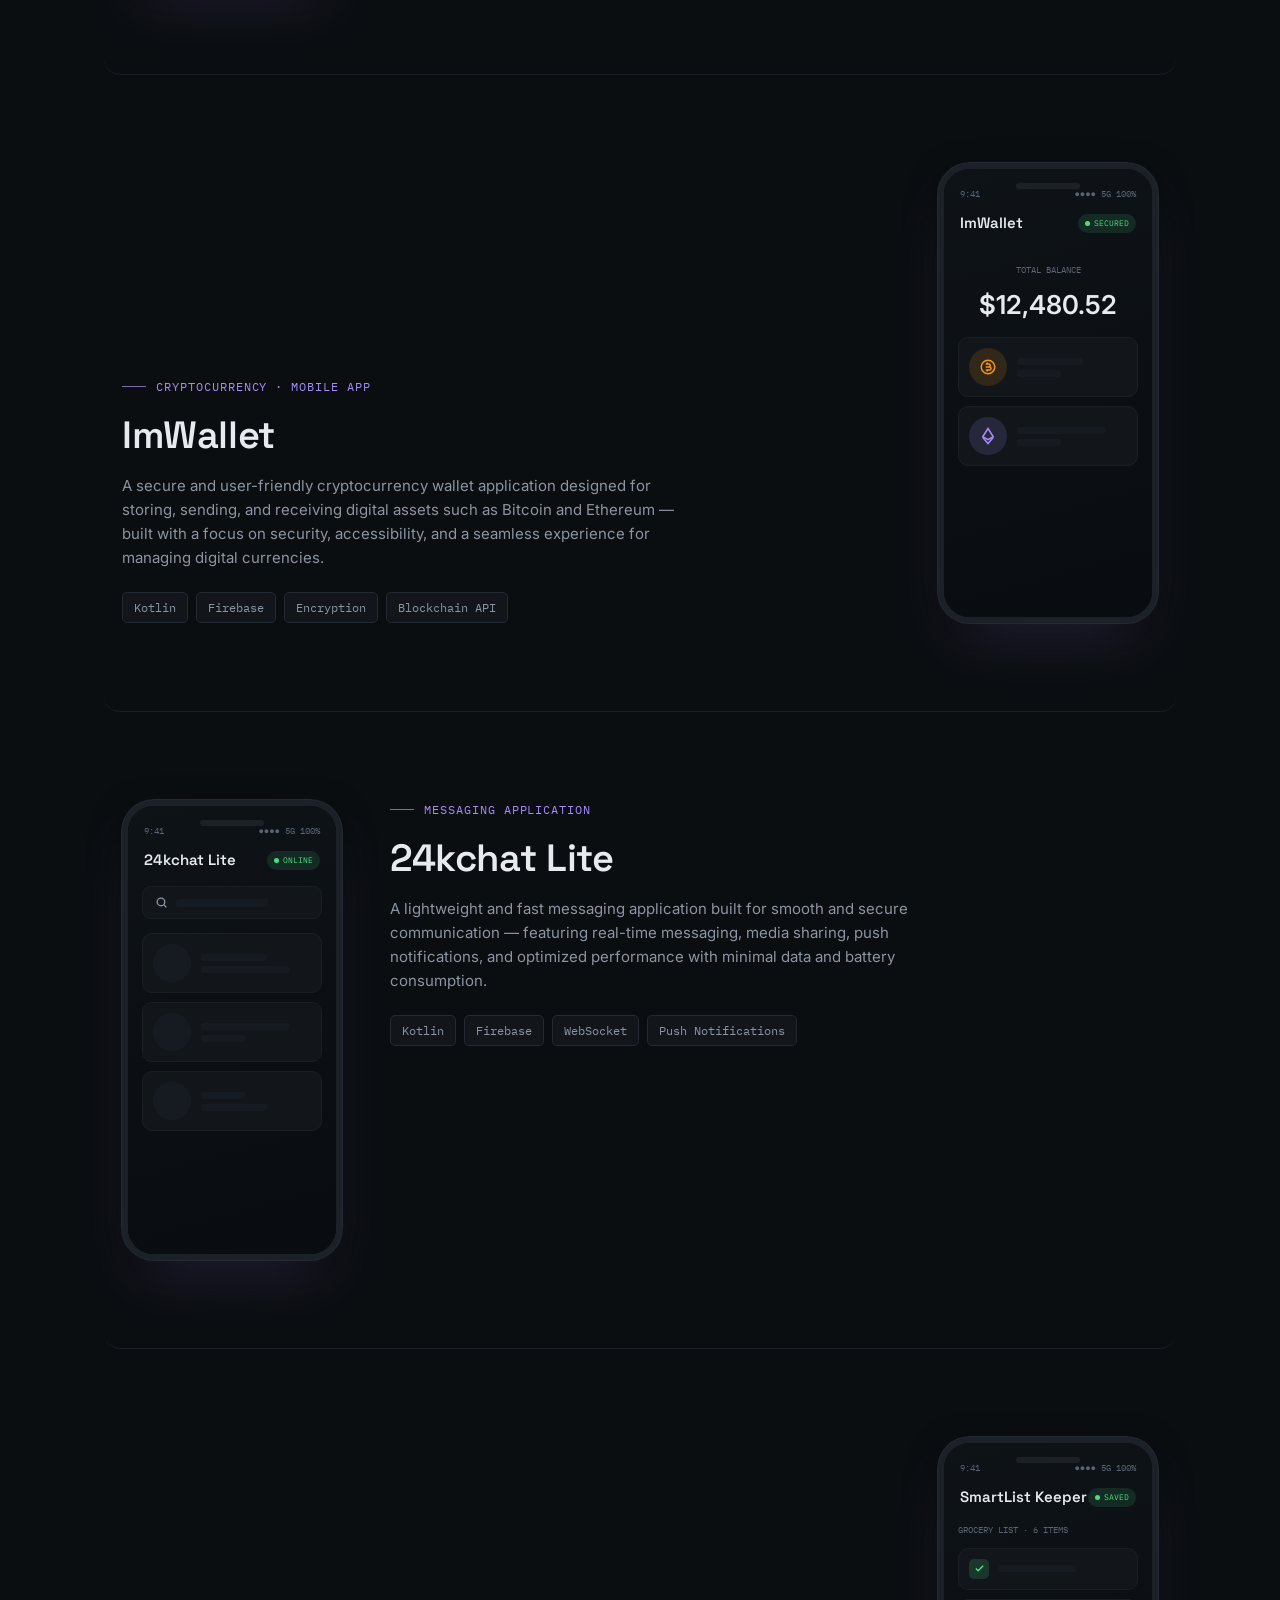
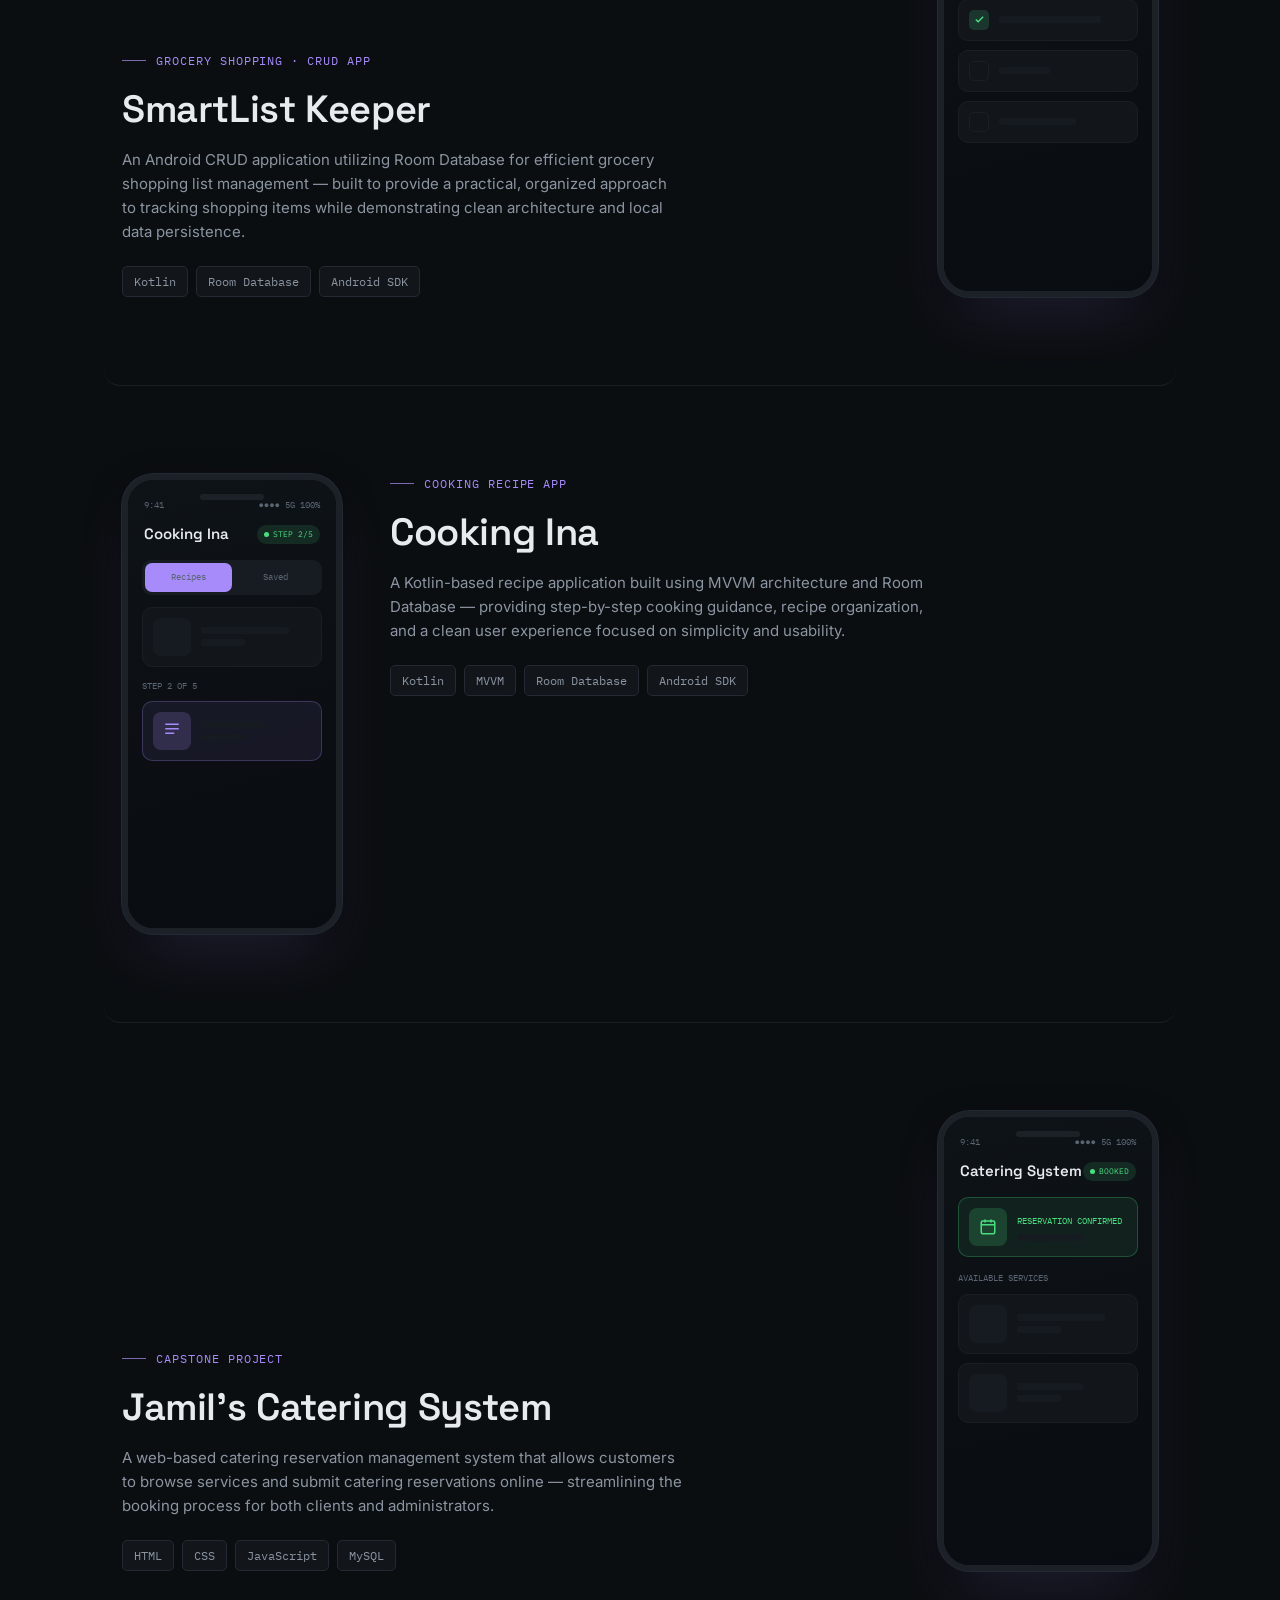
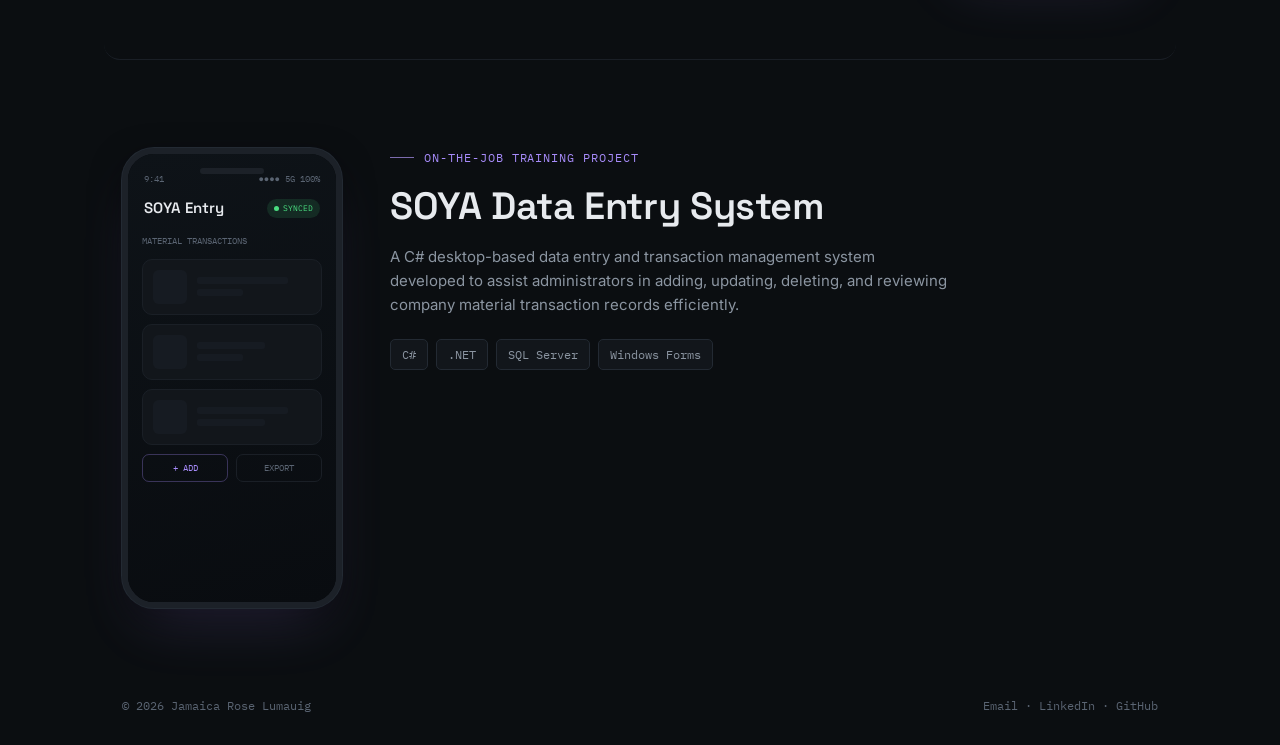
<file: projects.html>
<!DOCTYPE html>
<html lang="en">
<head>
<meta charset="UTF-8">
<meta name="viewport" content="width=device-width, initial-scale=1.0">
<title>Projects — Jamaica Rose Lumauig</title>
<link rel="icon" type="image/png" href="assets/navlogo.png">
<link rel="stylesheet" href="style.css">
</head>
<body>

<header class="site-nav">
  <div class="nav-inner">
    <a href="/" class="nav-mark">
      <img src="assets/navlogo.png" alt="Jamaica Rose Lumauig" class="nav-mark-logo">
      <span>JAM LUMAUIG</span>
    </a>
    <nav class="nav-links">
      <a href="/">Home</a>
      <a href="/projects" class="active">Projects</a>
      <a href="/experience">Experience</a>
      <a href="/about">About / Contact</a>
    </nav>
  </div>
</header>

<main class="wrap">

  <section class="section" style="padding-top:72px; border-bottom:none;">
    <div class="eyebrow load-in load-in-1">Selected Work</div>
    <h1 class="load-in load-in-2" style="font-size:clamp(34px,5vw,48px);">Notable Projects</h1>
    <p class="load-in load-in-3" style="color:var(--text-dim); font-size:16px; max-width:560px; margin-top:18px;">
      Apps built from scratch, apps inherited mid-build, apps maintained for years. Open a project to view screenshots sourced from local assets or external image links where available.
    </p>
  </section>

  <!-- PROJECT 1: HEALTHY OPTIONS -->
  <section class="section project-card" id="healthy-options" data-project="healthy-options" tabindex="0" role="button" aria-label="Open project details for healthy options">
    <div style="display:flex; gap:48px; align-items:flex-start; flex-wrap:wrap;">
      <div class="phone-frame reveal">
        <div class="app-screen">
          <div class="app-statusbar"><span>9:41</span><span>●●●● 5G 100%</span></div>
          <div class="app-topbar">
            <span class="app-title">Healthy Options</span>
            <span class="app-badge"><span class="d"></span>OPEN</span>
          </div>
          <div class="app-body">
            <div class="app-tabs">
              <span style="animation: tabTextSwap 4s ease-in-out infinite;">Wellness</span>
              <span style="animation: tabTextSwap 4s ease-in-out infinite; animation-delay:0.05s;">Shop</span>
              <div class="app-tab-pill animate"></div>
            </div>
            <div class="ring-wrap" style="position:relative; height:96px;">
              <svg width="90" height="90" viewBox="0 0 90 90">
                <circle cx="45" cy="45" r="36" fill="none" stroke="#1A1F26" stroke-width="8"/>
                <circle cx="45" cy="45" r="36" fill="none" stroke="#4ADE80" stroke-width="8"
                  stroke-linecap="round" stroke-dasharray="226" stroke-dashoffset="226"
                  style="animation: ringFill 1.8s cubic-bezier(.3,.7,.4,1) 0.5s both; stroke-dashoffset:60; transform:rotate(-90deg); transform-origin:45px 45px;"/>
              </svg>
              <div class="ring-label" style="top:32px; left:0; right:0; text-align:center; font-size:14px;">74%</div>
            </div>
            <div style="font-family:var(--font-mono); font-size:9px; color:var(--text-faint); text-align:center; margin-bottom:12px;">DAILY WELLNESS GOAL</div>
            <div class="app-card"><div class="thumb skel"></div><div class="lines"><div class="app-line w80 skel"></div><div class="app-line w40 skel"></div></div></div>
            <div class="app-card"><div class="thumb skel"></div><div class="lines"><div class="app-line w60 skel"></div><div class="app-line w40 skel"></div></div></div>
          </div>
        </div>
      </div>
      <div class="reveal reveal-delay-1" style="flex:1; min-width:280px;">
        <div class="eyebrow">Health &amp; Wellness</div>
        <h2>Healthy Options App</h2>
        <p style="color:var(--text-dim); margin-top:16px; font-size:15px; max-width:560px;">
          Health and wellness mobile app featuring customer engagement tools, health education content, and a seamless shopping experience — built to make wellness information and purchasing feel like one continuous flow rather than separate stops.
        </p>
        <div class="tag-row" style="margin-top:22px;">
          <span class="tag">Kotlin</span><span class="tag">Firebase</span><span class="tag">REST API</span>
        </div>
      </div>
    </div>
  </section>

  <!-- PROJECT 2: BOW AND WOW -->
  <section class="section project-card" id="bow-and-wow" data-project="bow-and-wow" tabindex="0" role="button" aria-label="Open project details for bow and wow">
    <div style="display:flex; gap:48px; align-items:flex-start; flex-wrap:wrap-reverse;">
      <div class="reveal reveal-delay-1" style="flex:1; min-width:280px;">
        <div class="eyebrow">Pet Care</div>
        <h2>Bow and Wow App</h2>
        <p style="color:var(--text-dim); margin-top:16px; font-size:15px; max-width:560px;">
          Pet health and wellness application built for an exclusive club membership base, centered on care tracking and ongoing customer engagement between visits.
        </p>
        <div class="tag-row" style="margin-top:22px;">
          <span class="tag">Kotlin</span><span class="tag">Firebase</span><span class="tag">REST API</span>
        </div>
      </div>
      <div class="phone-frame reveal">
        <div class="app-screen">
          <div class="app-statusbar"><span>9:41</span><span>●●●● 5G 100%</span></div>
          <div class="app-topbar">
            <span class="app-title">Bow &amp; Wow</span>
            <span class="app-badge"><span class="d"></span>MEMBER</span>
          </div>
          <div class="app-body">
            <div style="display:flex; justify-content:center; padding:18px 0 10px;">
              <div class="heartbeat" style="width:54px; height:54px; border-radius:50%; background:rgba(167,139,250,0.12); display:flex; align-items:center; justify-content:center;">
                <svg width="26" height="26" viewBox="0 0 24 24" fill="none" stroke="#A78BFA" stroke-width="2"><path d="M12 21s-7-4.35-9.5-8.5C.5 8.5 3 5 6.5 5c2 0 3.2 1 4 2 0.8-1 2-2 4-2 3.5 0 6 3.5 4 7.5C19 16.65 12 21 12 21z"/></svg>
              </div>
            </div>
            <div style="font-family:var(--font-mono); font-size:9px; color:var(--text-faint); text-align:center; margin-bottom:14px;">CARE CHECK-UP TRACKER</div>
            <div class="app-card"><div class="thumb skel" style="border-radius:50%;"></div><div class="lines"><div class="app-line w60 skel"></div><div class="app-line w40 skel"></div></div></div>
            <div class="app-card"><div class="thumb skel" style="border-radius:50%;"></div><div class="lines"><div class="app-line w80 skel"></div><div class="app-line w40 skel"></div></div></div>
            <div class="app-card"><div class="thumb skel" style="border-radius:50%;"></div><div class="lines"><div class="app-line w60 skel"></div><div class="app-line w80 skel"></div></div></div>
          </div>
        </div>
      </div>
    </div>
  </section>

  <!-- PROJECT 3: PHILSTAR -->
  <section class="section project-card" id="philstar" data-project="philstar" tabindex="0" role="button" aria-label="Open project details for philstar">
    <div style="display:flex; gap:48px; align-items:flex-start; flex-wrap:wrap;">
      <div class="phone-frame reveal">
        <div class="app-screen">
          <div class="app-statusbar"><span>9:41</span><span>●●●● 5G 100%</span></div>
          <div class="app-topbar">
            <span class="app-title">Philstar</span>
            <span class="app-badge" style="background:rgba(167,139,250,0.14); color:var(--accent);"><span class="d" style="background:var(--accent);"></span>BREAKING</span>
          </div>
          <div class="app-body">
            <div class="app-card feed-item" style="animation-delay:0.1s;"><div class="thumb skel"></div><div class="lines"><div class="app-line w80 skel"></div><div class="app-line w60 skel"></div></div></div>
            <div class="app-card feed-item" style="animation-delay:0.3s;"><div class="thumb skel"></div><div class="lines"><div class="app-line w60 skel"></div><div class="app-line w40 skel"></div></div></div>
            <div class="app-card feed-item" style="animation-delay:0.5s;"><div class="thumb skel"></div><div class="lines"><div class="app-line w80 skel"></div><div class="app-line w60 skel"></div></div></div>
            <div class="app-card feed-item" style="animation-delay:0.7s;"><div class="thumb skel"></div><div class="lines"><div class="app-line w40 skel"></div><div class="app-line w80 skel"></div></div></div>
          </div>
        </div>
      </div>
      <div class="reveal reveal-delay-1" style="flex:1; min-width:280px;">
        <div class="eyebrow">Media &amp; News</div>
        <h2>Philstar App</h2>
        <p style="color:var(--text-dim); margin-top:16px; font-size:15px; max-width:560px;">
          News mobile application delivering real-time articles and media content to a wide national audience — built for high-frequency content updates without sacrificing load performance.
        </p>
        <div class="tag-row" style="margin-top:22px;">
          <span class="tag">Kotlin</span><span class="tag">REST API</span><span class="tag">Firebase</span>
        </div>
      </div>
    </div>
  </section>

  <!-- PROJECT 4: CALTONDATX -->
  <section class="section project-card" id="caltondatx" data-project="caltondatx" tabindex="0" role="button" aria-label="Open project details for caltondatx">
    <div style="display:flex; gap:48px; align-items:flex-start; flex-wrap:wrap-reverse;">
      <div class="reveal reveal-delay-1" style="flex:1; min-width:280px;">
        <div class="eyebrow">Cross-Platform · Built From Scratch</div>
        <h2>CALTONDATx - CaltonReach</h2>
        <p style="color:var(--text-dim); margin-top:16px; font-size:15px; max-width:560px;">
          A Flutter WebView application taken from zero to published on both the Google Play Store and Apple App Store — full ownership of the development and deployment lifecycle on both platforms.
        </p>
        <div class="tag-row" style="margin-top:22px;">
          <span class="tag">Flutter</span><span class="tag">WebView</span><span class="tag">Google Play</span><span class="tag">App Store</span>
        </div>
      </div>
      <div class="phone-frame reveal">
        <div class="app-screen">
          <div class="app-statusbar"><span>9:41</span><span>●●●● 5G 100%</span></div>
          <div class="app-topbar">
            <span class="app-title">CaltonReach</span>
            <span class="app-badge"><span class="d"></span>SYNCED</span>
          </div>
          <div class="app-body">
            <div class="app-tabs">
              <span style="animation: tabTextSwap 4s ease-in-out infinite;">Android</span>
              <span style="animation: tabTextSwap 4s ease-in-out infinite; animation-delay:0.05s;">iOS</span>
              <div class="app-tab-pill animate"></div>
            </div>
            <div style="background:var(--bg-raised); border:1px solid var(--border-soft); border-radius:10px; padding:14px; margin-bottom:10px;">
              <div style="font-family:var(--font-mono); font-size:9px; color:var(--text-faint); margin-bottom:8px;">LOADING WEBVIEW…</div>
              <div style="height:6px; border-radius:4px; background:var(--bg-raised-2); overflow:hidden;">
                <div class="load-bar-fill" style="height:100%; background:var(--accent); border-radius:4px;"></div>
              </div>
            </div>
            <div class="app-card"><div class="thumb skel"></div><div class="lines"><div class="app-line w80 skel"></div><div class="app-line w60 skel"></div></div></div>
            <div class="app-card"><div class="thumb skel"></div><div class="lines"><div class="app-line w60 skel"></div><div class="app-line w40 skel"></div></div></div>
          </div>
        </div>
      </div>
    </div>
  </section>

  <!-- PROJECT 5: VCASTPLAY -->
  <section class="section project-card" id="vcastplay" data-project="vcastplay" tabindex="0" role="button" aria-label="Open project details for vcastplay">
    <div style="display:flex; gap:48px; align-items:flex-start; flex-wrap:wrap;">
      <div class="phone-frame reveal">
        <div class="app-screen">
          <div class="app-statusbar"><span>9:41</span><span>●●●● 5G 100%</span></div>
          <div class="app-topbar">
            <span class="app-title">VCastPlay</span>
            <span class="app-badge"><span class="d"></span>ON AIR</span>
          </div>
          <div class="app-body" style="position:relative; height:330px;">
            <div class="signage-slide s1">
              <div style="width:70px; height:70px; border-radius:14px; background:rgba(167,139,250,0.14); display:flex; align-items:center; justify-content:center;">
                <svg width="30" height="30" viewBox="0 0 24 24" fill="none" stroke="#A78BFA" stroke-width="2"><rect x="3" y="3" width="18" height="14" rx="2"/><path d="M8 21h8M12 17v4"/></svg>
              </div>
              <div style="font-family:var(--font-mono); font-size:10px; color:var(--text-dim);">Screen 01 · Lobby</div>
            </div>
            <div class="signage-slide s2">
              <div style="width:70px; height:70px; border-radius:14px; background:rgba(74,222,128,0.14); display:flex; align-items:center; justify-content:center;">
                <svg width="30" height="30" viewBox="0 0 24 24" fill="none" stroke="#4ADE80" stroke-width="2"><circle cx="12" cy="12" r="9"/><path d="M12 7v5l3 3"/></svg>
              </div>
              <div style="font-family:var(--font-mono); font-size:10px; color:var(--text-dim);">Screen 02 · Schedule</div>
            </div>
            <div class="signage-slide s3">
              <div style="width:70px; height:70px; border-radius:14px; background:rgba(231,234,238,0.08); display:flex; align-items:center; justify-content:center;">
                <svg width="30" height="30" viewBox="0 0 24 24" fill="none" stroke="#E7EAEE" stroke-width="2"><path d="M4 4h16v12H4z"/><path d="M8 20h8"/></svg>
              </div>
              <div style="font-family:var(--font-mono); font-size:10px; color:var(--text-dim);">Screen 03 · Promo</div>
            </div>
          </div>
        </div>
      </div>
      <div class="reveal reveal-delay-1" style="flex:1; min-width:280px;">
        <div class="eyebrow">Digital Signage · Maintained Codebase</div>
        <h2>VCastPlay</h2>
        <p style="color:var(--text-dim); margin-top:16px; font-size:15px; max-width:560px;">
          Maintained and improved an existing digital signage application used for displaying dynamic media content on screens — debugging, performance optimization, and feature enhancement on a live product.
        </p>
        <div class="tag-row" style="margin-top:22px;">
          <span class="tag">Kotlin</span><span class="tag">Android SDK</span>
        </div>
      </div>
    </div>
  </section>

  <!-- PROJECT 6: TELETECH -->
  <section class="section project-card" id="teletech" data-project="teletech" tabindex="0" role="button" aria-label="Open project details for teletech">
    <div style="display:flex; gap:48px; align-items:flex-start; flex-wrap:wrap-reverse;">
      <div class="reveal reveal-delay-1" style="flex:1; min-width:280px;">
        <div class="eyebrow">Inherited Codebase · Client Delivery</div>
        <h2>TeleTech App</h2>
        <p style="color:var(--text-dim); margin-top:16px; font-size:15px; max-width:560px;">
          Took over a partially completed Android application from a previous developer and delivered the finished product for the TeleTech client — resolving inherited issues and completing the remaining feature set.
        </p>
        <div class="tag-row" style="margin-top:22px;">
          <span class="tag">Kotlin</span><span class="tag">Android SDK</span><span class="tag">REST API</span>
        </div>
      </div>
      <div class="phone-frame reveal">
        <div class="app-screen">
          <div class="app-statusbar"><span>9:41</span><span>●●●● 5G 100%</span></div>
          <div class="app-topbar">
            <span class="app-title">TeleTech</span>
            <span class="app-badge"><span class="d"></span>RESOLVED</span>
          </div>
          <div class="app-body">
            <div style="display:flex; justify-content:center; padding:20px 0 14px;">
              <div class="check-pop" style="width:58px; height:58px; border-radius:50%; background:rgba(74,222,128,0.14); display:flex; align-items:center; justify-content:center;">
                <svg width="28" height="28" viewBox="0 0 24 24" fill="none" stroke="#4ADE80" stroke-width="2.5"><path d="M20 6L9 17l-5-5"/></svg>
              </div>
            </div>
            <div style="font-family:var(--font-mono); font-size:9px; color:var(--text-faint); text-align:center; margin-bottom:14px;">TICKET #4471 CLOSED</div>
            <div class="app-card"><div class="thumb skel"></div><div class="lines"><div class="app-line w60 skel"></div><div class="app-line w40 skel"></div></div></div>
            <div class="app-card"><div class="thumb skel"></div><div class="lines"><div class="app-line w80 skel"></div><div class="app-line w40 skel"></div></div></div>
          </div>
        </div>
      </div>
    </div>
  </section>

  <!-- PROJECT 7: CALTON COMMUTER GUIDE -->
  <section class="section project-card" id="calton-commuter-guide" data-project="calton-commuter-guide" tabindex="0" role="button" aria-label="Open project details for calton commuter guide">
    <div style="display:flex; gap:48px; align-items:flex-start; flex-wrap:wrap;">
      <div class="phone-frame reveal">
        <div class="app-screen">
          <div class="app-statusbar"><span>9:41</span><span>●●●● 5G 100%</span></div>
          <div class="app-topbar">
            <span class="app-title">Commuter Guide</span>
            <span class="app-badge" style="white-space:nowrap;"><span class="d"></span>IN DEV</span>
          </div>
          <div class="app-body">

            <!-- search bar -->
            <div style="display:flex; align-items:center; gap:8px; background:var(--bg-raised); border:1px solid var(--border-soft); border-radius:9px; padding:9px 12px; margin-bottom:14px;">
              <svg width="13" height="13" viewBox="0 0 24 24" fill="none" stroke="#8B95A1" stroke-width="2.5"><circle cx="11" cy="11" r="7"/><path d="M21 21l-4.3-4.3"/></svg>
              <div class="app-line w60 skel" style="height:8px;"></div>
            </div>

            <!-- mini map -->
            <div style="position:relative; height:108px; border-radius:10px; background:linear-gradient(135deg,#141A21,#0E1318); border:1px solid var(--border-soft); margin-bottom:14px; overflow:hidden;">
              <svg width="100%" height="100%" viewBox="0 0 200 108" preserveAspectRatio="none" style="position:absolute; inset:0;">
                <path d="M10,90 C50,90 60,30 100,30 S160,70 190,20" fill="none" stroke="#A78BFA" stroke-width="2.5" stroke-dasharray="6 5" opacity="0.85"/>
              </svg>
              <div style="position:absolute; left:6px; top:84px; width:9px; height:9px; border-radius:50%; background:var(--signal); box-shadow:0 0 6px var(--signal);"></div>
              <div class="route-pulse" style="position:absolute; right:8px; top:14px; width:10px; height:10px; border-radius:50%; background:var(--accent); box-shadow:0 0 8px var(--accent);"></div>
              <div style="position:absolute; left:8px; bottom:6px; font-family:var(--font-mono); font-size:8px; color:var(--text-faint);">YOU</div>
              <div style="position:absolute; right:6px; top:2px; font-family:var(--font-mono); font-size:8px; color:var(--text-faint);">STOP</div>
            </div>

            <!-- ETA card -->
            <div class="app-card" style="background:rgba(167,139,250,0.08); border-color:rgba(167,139,250,0.25);">
              <div style="width:38px; height:38px; border-radius:8px; background:rgba(167,139,250,0.18); display:flex; align-items:center; justify-content:center; flex-shrink:0;">
                <svg width="18" height="18" viewBox="0 0 24 24" fill="none" stroke="#A78BFA" stroke-width="2"><path d="M3 12l18-9-4 9 4 9z"/></svg>
              </div>
              <div class="lines">
                <div style="font-family:var(--font-mono); font-size:9px; color:var(--accent);">ROUTE 12 · 6 MIN</div>
                <div class="app-line w60 skel"></div>
              </div>
            </div>

            <div class="app-card"><div class="thumb skel"></div><div class="lines"><div class="app-line w80 skel"></div><div class="app-line w40 skel"></div></div></div>

          </div>
        </div>
      </div>
      <div class="reveal reveal-delay-1" style="flex:1; min-width:280px;">
        <div class="eyebrow">Transit &amp; Navigation · Active Development</div>
        <h2>Calton Commuter Guide</h2>
        <p style="color:var(--text-dim); margin-top:16px; font-size:15px; max-width:560px;">
          A Flutter application built to make public transportation more accessible for commuters and travelers — combining route planning, navigation assistance, transit route maps, and location discovery into a single, user-friendly platform.
        </p>
        <p style="color:var(--text-dim); margin-top:12px; font-size:15px; max-width:560px;">
          Currently in active development, testing, and ongoing feature enhancement for both Android and iOS.
        </p>
        <div class="tag-row" style="margin-top:22px;">
          <span class="tag">Flutter</span><span class="tag">Maps &amp; Navigation</span><span class="tag">Android</span><span class="tag">iOS</span>
        </div>
      </div>
    </div>
  </section>

  <!-- PROJECT 8: IMWALLET -->
  <section class="section project-card" id="imwallet" data-project="imwallet" tabindex="0" role="button" aria-label="Open project details for imwallet">
    <div style="display:flex; gap:48px; align-items:flex-start; flex-wrap:wrap-reverse;">
      <div class="reveal reveal-delay-1" style="flex:1; min-width:280px;">
        <div class="eyebrow">Cryptocurrency · Mobile App</div>
        <h2>ImWallet</h2>
        <p style="color:var(--text-dim); margin-top:16px; font-size:15px; max-width:560px;">
          A secure and user-friendly cryptocurrency wallet application designed for storing, sending, and receiving digital assets such as Bitcoin and Ethereum — built with a focus on security, accessibility, and a seamless experience for managing digital currencies.
        </p>
        <div class="tag-row" style="margin-top:22px;">
          <span class="tag">Kotlin</span><span class="tag">Firebase</span><span class="tag">Encryption</span><span class="tag">Blockchain API</span>
        </div>
      </div>
      <div class="phone-frame reveal">
        <div class="app-screen">
          <div class="app-statusbar"><span>9:41</span><span>●●●● 5G 100%</span></div>
          <div class="app-topbar">
            <span class="app-title">ImWallet</span>
            <span class="app-badge"><span class="d"></span>SECURED</span>
          </div>
          <div class="app-body">
            <div style="text-align:center; padding:14px 0 12px;">
              <div style="font-family:var(--font-mono); font-size:9px; color:var(--text-faint); margin-bottom:6px;">TOTAL BALANCE</div>
              <div style="font-size:26px; font-weight:600; color:var(--text);">$12,480.52</div>
            </div>
            <div class="app-card">
              <div style="width:38px; height:38px; border-radius:50%; background:rgba(247,147,26,0.14); display:flex; align-items:center; justify-content:center; flex-shrink:0;">
                <svg width="18" height="18" viewBox="0 0 24 24" fill="none" stroke="#F7931A" stroke-width="2"><circle cx="12" cy="12" r="9"/><path d="M9 8h4a2 2 0 010 4H9m0 0h5a2 2 0 010 4H9M11 6v2m0 8v2"/></svg>
              </div>
              <div class="lines"><div class="app-line w60 skel"></div><div class="app-line w40 skel"></div></div>
            </div>
            <div class="app-card">
              <div style="width:38px; height:38px; border-radius:50%; background:rgba(167,139,250,0.14); display:flex; align-items:center; justify-content:center; flex-shrink:0;">
                <svg width="18" height="18" viewBox="0 0 24 24" fill="none" stroke="#A78BFA" stroke-width="2"><path d="M12 2l7 11-7 4-7-4 7-11z"/><path d="M5 14l7 8 7-8"/></svg>
              </div>
              <div class="lines"><div class="app-line w80 skel"></div><div class="app-line w40 skel"></div></div>
            </div>
          </div>
        </div>
      </div>
    </div>
  </section>

  <!-- PROJECT 9: 24KCHAT LITE -->
  <section class="section project-card" id="24kchat-lite" data-project="24kchat-lite" tabindex="0" role="button" aria-label="Open project details for 24kchat lite">
    <div style="display:flex; gap:48px; align-items:flex-start; flex-wrap:wrap;">
      <div class="phone-frame reveal">
        <div class="app-screen">
          <div class="app-statusbar"><span>9:41</span><span>●●●● 5G 100%</span></div>
          <div class="app-topbar">
            <span class="app-title">24kchat Lite</span>
            <span class="app-badge"><span class="d"></span>ONLINE</span>
          </div>
          <div class="app-body">
            <div style="display:flex; align-items:center; gap:8px; background:var(--bg-raised); border:1px solid var(--border-soft); border-radius:9px; padding:9px 12px; margin-bottom:14px;">
              <svg width="13" height="13" viewBox="0 0 24 24" fill="none" stroke="#8B95A1" stroke-width="2.5"><circle cx="11" cy="11" r="7"/><path d="M21 21l-4.3-4.3"/></svg>
              <div class="app-line w60 skel" style="height:8px;"></div>
            </div>
            <div class="app-card"><div class="thumb skel" style="border-radius:50%;"></div><div class="lines"><div class="app-line w60 skel"></div><div class="app-line w80 skel"></div></div></div>
            <div class="app-card"><div class="thumb skel" style="border-radius:50%;"></div><div class="lines"><div class="app-line w80 skel"></div><div class="app-line w40 skel"></div></div></div>
            <div class="app-card"><div class="thumb skel" style="border-radius:50%;"></div><div class="lines"><div class="app-line w40 skel"></div><div class="app-line w60 skel"></div></div></div>
          </div>
        </div>
      </div>
      <div class="reveal reveal-delay-1" style="flex:1; min-width:280px;">
        <div class="eyebrow">Messaging Application</div>
        <h2>24kchat Lite</h2>
        <p style="color:var(--text-dim); margin-top:16px; font-size:15px; max-width:560px;">
          A lightweight and fast messaging application built for smooth and secure communication — featuring real-time messaging, media sharing, push notifications, and optimized performance with minimal data and battery consumption.
        </p>
        <div class="tag-row" style="margin-top:22px;">
          <span class="tag">Kotlin</span><span class="tag">Firebase</span><span class="tag">WebSocket</span><span class="tag">Push Notifications</span>
        </div>
      </div>
    </div>
  </section>

  <!-- PROJECT 10: SMARTLIST KEEPER -->
  <section class="section project-card" id="smartlist-keeper" data-project="smartlist-keeper" tabindex="0" role="button" aria-label="Open project details for smartlist keeper">
    <div style="display:flex; gap:48px; align-items:flex-start; flex-wrap:wrap-reverse;">
      <div class="reveal reveal-delay-1" style="flex:1; min-width:280px;">
        <div class="eyebrow">Grocery Shopping · CRUD App</div>
        <h2>SmartList Keeper</h2>
        <p style="color:var(--text-dim); margin-top:16px; font-size:15px; max-width:560px;">
          An Android CRUD application utilizing Room Database for efficient grocery shopping list management — built to provide a practical, organized approach to tracking shopping items while demonstrating clean architecture and local data persistence.
        </p>
        <div class="tag-row" style="margin-top:22px;">
          <span class="tag">Kotlin</span><span class="tag">Room Database</span><span class="tag">Android SDK</span>
        </div>
      </div>
      <div class="phone-frame reveal">
        <div class="app-screen">
          <div class="app-statusbar"><span>9:41</span><span>●●●● 5G 100%</span></div>
          <div class="app-topbar">
            <span class="app-title">SmartList Keeper</span>
            <span class="app-badge"><span class="d"></span>SAVED</span>
          </div>
          <div class="app-body">
            <div style="font-family:var(--font-mono); font-size:9px; color:var(--text-faint); margin-bottom:10px;">GROCERY LIST · 6 ITEMS</div>
            <div class="app-card"><div style="width:20px; height:20px; border-radius:5px; background:rgba(74,222,128,0.16); display:flex; align-items:center; justify-content:center; flex-shrink:0;"><svg width="11" height="11" viewBox="0 0 24 24" fill="none" stroke="#4ADE80" stroke-width="3"><path d="M20 6L9 17l-5-5"/></svg></div><div class="lines"><div class="app-line w60 skel"></div></div></div>
            <div class="app-card"><div style="width:20px; height:20px; border-radius:5px; background:rgba(74,222,128,0.16); display:flex; align-items:center; justify-content:center; flex-shrink:0;"><svg width="11" height="11" viewBox="0 0 24 24" fill="none" stroke="#4ADE80" stroke-width="3"><path d="M20 6L9 17l-5-5"/></svg></div><div class="lines"><div class="app-line w80 skel"></div></div></div>
            <div class="app-card"><div style="width:20px; height:20px; border-radius:5px; border:1.5px solid var(--border-soft); flex-shrink:0;"></div><div class="lines"><div class="app-line w40 skel"></div></div></div>
            <div class="app-card"><div style="width:20px; height:20px; border-radius:5px; border:1.5px solid var(--border-soft); flex-shrink:0;"></div><div class="lines"><div class="app-line w60 skel"></div></div></div>
          </div>
        </div>
      </div>
    </div>
  </section>

  <!-- PROJECT 11: COOKING INA -->
  <section class="section project-card" id="cooking-ina" data-project="cooking-ina" tabindex="0" role="button" aria-label="Open project details for cooking ina">
    <div style="display:flex; gap:48px; align-items:flex-start; flex-wrap:wrap;">
      <div class="phone-frame reveal">
        <div class="app-screen">
          <div class="app-statusbar"><span>9:41</span><span>●●●● 5G 100%</span></div>
          <div class="app-topbar">
            <span class="app-title">Cooking Ina</span>
            <span class="app-badge"><span class="d"></span>STEP 2/5</span>
          </div>
          <div class="app-body">
            <div class="app-tabs">
              <span style="animation: tabTextSwap 4s ease-in-out infinite;">Recipes</span>
              <span style="animation: tabTextSwap 4s ease-in-out infinite; animation-delay:0.05s;">Saved</span>
              <div class="app-tab-pill animate"></div>
            </div>
            <div class="app-card"><div class="thumb skel"></div><div class="lines"><div class="app-line w80 skel"></div><div class="app-line w40 skel"></div></div></div>
            <div style="font-family:var(--font-mono); font-size:9px; color:var(--text-faint); margin:12px 0 8px;">STEP 2 OF 5</div>
            <div class="app-card" style="background:rgba(167,139,250,0.08); border-color:rgba(167,139,250,0.25);">
              <div style="width:38px; height:38px; border-radius:8px; background:rgba(167,139,250,0.18); display:flex; align-items:center; justify-content:center; flex-shrink:0;">
                <svg width="18" height="18" viewBox="0 0 24 24" fill="none" stroke="#A78BFA" stroke-width="2"><path d="M3 3h18M3 9h18M3 15h12"/></svg>
              </div>
              <div class="lines"><div class="app-line w60 skel"></div><div class="app-line w40 skel"></div></div>
            </div>
          </div>
        </div>
      </div>
      <div class="reveal reveal-delay-1" style="flex:1; min-width:280px;">
        <div class="eyebrow">Cooking Recipe App</div>
        <h2>Cooking Ina</h2>
        <p style="color:var(--text-dim); margin-top:16px; font-size:15px; max-width:560px;">
          A Kotlin-based recipe application built using MVVM architecture and Room Database — providing step-by-step cooking guidance, recipe organization, and a clean user experience focused on simplicity and usability.
        </p>
        <div class="tag-row" style="margin-top:22px;">
          <span class="tag">Kotlin</span><span class="tag">MVVM</span><span class="tag">Room Database</span><span class="tag">Android SDK</span>
        </div>
      </div>
    </div>
  </section>

  <!-- PROJECT 12: JAMIL'S CATERING SYSTEM -->
  <section class="section project-card" id="jamils-catering-system" data-project="jamils-catering-system" tabindex="0" role="button" aria-label="Open project details for jamils catering system">
    <div style="display:flex; gap:48px; align-items:flex-start; flex-wrap:wrap-reverse;">
      <div class="reveal reveal-delay-1" style="flex:1; min-width:280px;">
        <div class="eyebrow">Capstone Project</div>
        <h2>Jamil's Catering System</h2>
        <p style="color:var(--text-dim); margin-top:16px; font-size:15px; max-width:560px;">
          A web-based catering reservation management system that allows customers to browse services and submit catering reservations online — streamlining the booking process for both clients and administrators.
        </p>
        <div class="tag-row" style="margin-top:22px;">
          <span class="tag">HTML</span><span class="tag">CSS</span><span class="tag">JavaScript</span><span class="tag">MySQL</span>
        </div>
      </div>
      <div class="phone-frame reveal">
        <div class="app-screen">
          <div class="app-statusbar"><span>9:41</span><span>●●●● 5G 100%</span></div>
          <div class="app-topbar">
            <span class="app-title">Catering System</span>
            <span class="app-badge"><span class="d"></span>BOOKED</span>
          </div>
          <div class="app-body">
            <div class="app-card" style="background:rgba(74,222,128,0.08); border-color:rgba(74,222,128,0.25);">
              <div style="width:38px; height:38px; border-radius:8px; background:rgba(74,222,128,0.18); display:flex; align-items:center; justify-content:center; flex-shrink:0;">
                <svg width="18" height="18" viewBox="0 0 24 24" fill="none" stroke="#4ADE80" stroke-width="2"><rect x="3" y="4" width="18" height="17" rx="2"/><path d="M3 9h18M8 2v4M16 2v4"/></svg>
              </div>
              <div class="lines"><div style="font-family:var(--font-mono); font-size:9px; color:var(--signal);">RESERVATION CONFIRMED</div><div class="app-line w60 skel"></div></div>
            </div>
            <div style="font-family:var(--font-mono); font-size:9px; color:var(--text-faint); margin:14px 0 8px;">AVAILABLE SERVICES</div>
            <div class="app-card"><div class="thumb skel"></div><div class="lines"><div class="app-line w80 skel"></div><div class="app-line w40 skel"></div></div></div>
            <div class="app-card"><div class="thumb skel"></div><div class="lines"><div class="app-line w60 skel"></div><div class="app-line w40 skel"></div></div></div>
          </div>
        </div>
      </div>
    </div>
  </section>

  <!-- PROJECT 13: SOYA DATA ENTRY SYSTEM -->
  <section class="section project-card" id="soya-data-entry-system" data-project="soya-data-entry-system" tabindex="0" role="button" aria-label="Open project details for soya data entry system" style="border-bottom:none;">
    <div style="display:flex; gap:48px; align-items:flex-start; flex-wrap:wrap;">
      <div class="phone-frame reveal">
        <div class="app-screen">
          <div class="app-statusbar"><span>9:41</span><span>●●●● 5G 100%</span></div>
          <div class="app-topbar">
            <span class="app-title">SOYA Entry</span>
            <span class="app-badge"><span class="d"></span>SYNCED</span>
          </div>
          <div class="app-body">
            <div style="font-family:var(--font-mono); font-size:9px; color:var(--text-faint); margin-bottom:10px;">MATERIAL TRANSACTIONS</div>
            <div class="app-card"><div class="thumb skel" style="border-radius:6px; width:34px; height:34px;"></div><div class="lines"><div class="app-line w80 skel"></div><div class="app-line w40 skel"></div></div></div>
            <div class="app-card"><div class="thumb skel" style="border-radius:6px; width:34px; height:34px;"></div><div class="lines"><div class="app-line w60 skel"></div><div class="app-line w40 skel"></div></div></div>
            <div class="app-card"><div class="thumb skel" style="border-radius:6px; width:34px; height:34px;"></div><div class="lines"><div class="app-line w80 skel"></div><div class="app-line w60 skel"></div></div></div>
            <div style="display:flex; gap:8px; margin-top:6px;">
              <div style="flex:1; text-align:center; font-family:var(--font-mono); font-size:9px; color:var(--accent); border:1px solid rgba(167,139,250,0.3); border-radius:7px; padding:6px;">+ ADD</div>
              <div style="flex:1; text-align:center; font-family:var(--font-mono); font-size:9px; color:var(--text-faint); border:1px solid var(--border-soft); border-radius:7px; padding:6px;">EXPORT</div>
            </div>
          </div>
        </div>
      </div>
      <div class="reveal reveal-delay-1" style="flex:1; min-width:280px;">
        <div class="eyebrow">On-the-Job Training Project</div>
        <h2>SOYA Data Entry System</h2>
        <p style="color:var(--text-dim); margin-top:16px; font-size:15px; max-width:560px;">
          A C# desktop-based data entry and transaction management system developed to assist administrators in adding, updating, deleting, and reviewing company material transaction records efficiently.
        </p>
        <div class="tag-row" style="margin-top:22px;">
          <span class="tag">C#</span><span class="tag">.NET</span><span class="tag">SQL Server</span><span class="tag">Windows Forms</span>
        </div>
      </div>
    </div>
  </section>


  <!-- PROJECT DETAIL MODAL -->
  <div class="project-modal" id="projectModal" aria-hidden="true" style="align-items:center; justify-content:center; flex-shrink:0;">
    <div class="project-modal-backdrop" data-close-project></div>
    <div class="project-modal-panel" role="dialog" aria-modal="true" aria-labelledby="modalProjectTitle">
      <button class="project-modal-close" type="button" data-close-project aria-label="Close project details">
         <svg
          width="18"
          height="18"
          viewBox="0 0 24 24"
          fill="none"
          stroke="currentColor"
          stroke-width="2.5"
          stroke-linecap="round">

          <path d="M18 6L6 18" />
          <path d="M6 6L18 18" />

        </svg>
      </button>
      <div class="project-modal-grid" >
        <div>
          <div class="eyebrow" id="modalProjectCategory">Project</div>
          <h2 id="modalProjectTitle">Project Title</h2>
          <p class="project-modal-desc" id="modalProjectDescription"></p>
          <div class="tag-row" id="modalProjectTags"></div>
          <div class="project-link-row" id="modalProjectLinks"></div>
          <p class="project-link-note" id="modalProjectNote"></p>
        </div>
        <div>
          <div class="project-screenshot-grid" id="modalProjectScreenshots"></div>
        </div>
      </div>
    </div>
  </div>

</main>

<footer class="wrap">
  <span>© 2026 Jamaica Rose Lumauig</span>
  <span>
    <a href="mailto:jamlumauig0615@gmail.com">Email</a> ·
    <a href="https://linkedin.com/in/jamlumauig">LinkedIn</a> ·
    <a href="https://github.com/jamlumauig00">GitHub</a>
  </span>
</footer>

<script src="script.js"></script>
</body>
</html>
</file>
<file: style.css>
/* ============================================
   Jamaica Rose Lumauig — Mobile Dev Portfolio
   ============================================ */

@import url('https://fonts.googleapis.com/css2?family=Space+Grotesk:wght@400;500;600;700&family=IBM+Plex+Mono:wght@400;500;600&family=Inter:wght@400;500;600&display=swap');

:root {
  --bg: #0B0E11;
  --bg-raised: #12161B;
  --bg-raised-2: #171C22;
  --border: #232A33;
  --border-soft: #1A1F26;
  --text: #E7EAEE;
  --text-dim: #8B95A1;
  --text-faint: #5A6472;
  --accent: #A78BFA;
  --accent-dim: #7C6BAE;
  --signal: #4ADE80;
  --signal-dim: #2F8F5A;

  --font-display: 'Space Grotesk', sans-serif;
  --font-mono: 'IBM Plex Mono', monospace;
  --font-body: 'Inter', sans-serif;
}

* { box-sizing: border-box; margin: 0; padding: 0; }

html { scroll-behavior: smooth; }

html, body { overflow-x: hidden; }

body {
  background: var(--bg);
  color: var(--text);
  font-family: var(--font-body);
  line-height: 1.6;
  -webkit-font-smoothing: antialiased;
  overflow-wrap: break-word;
  padding-bottom: 30px;
}

body::before {
  content: '';
  position: fixed;
  inset: 0;
  background-image:
    linear-gradient(var(--border-soft) 1px, transparent 1px),
    linear-gradient(90deg, var(--border-soft) 1px, transparent 1px);
  background-size: 64px 64px;
  opacity: 0.35;
  pointer-events: none;
  z-index: 0;
}

a { color: inherit; text-decoration: none; }

.wrap {
  max-width: 1100px;
  margin: 0 auto;
  padding: 0 32px;
  position: relative;
  z-index: 1;
}

/* ---------- Nav ---------- */
header.site-nav {
  position: sticky;
  top: 0;
  z-index: 50;
  background: rgba(11, 14, 17, 0.85);
  backdrop-filter: blur(10px);
  border-bottom: 1px solid var(--border-soft);
}

.nav-inner {
  max-width: 1100px;
  margin: 0 auto;
  padding: 18px 32px;
  display: flex;
  justify-content: space-between;
  align-items: center;
}

.nav-mark {
  font-family: var(--font-mono);
  font-size: 14px;
  font-weight: 600;
  color: var(--text);
  display: flex;
  align-items: center;
  gap: 8px;
}

.nav-mark img {
  display: block;
}

.nav-mark-logo {
  width: 30px;
  height: 30px;
  object-fit: contain;
  border-radius: 8px;
}

.brand-logo-wrap {
  display: inline-flex;
  align-items: center;
  justify-content: center;
  width: min(180px, 100%);
  margin-bottom: 18px;
}

.brand-logo {
  width: 100%;
  height: auto;
  display: block;
  object-fit: contain;
}

.sr-only {
  position: absolute;
  width: 20px;
  height: 10px;
  padding: 0;
  margin: -1px;
  clip: rect(0, 0, 0, 0);
  white-space: nowrap;
color: wheat;}


.nav-links {
  display: flex;
  gap: 8px;
  font-family: var(--font-mono);
  font-size: 13px;
}

.nav-links a {
  padding: 8px 14px;
  border-radius: 6px;
  color: var(--text-dim);
  transition: color 0.15s, background 0.15s;
}

.nav-links a:hover { color: var(--text); background: var(--bg-raised); }
.nav-links a.active { color: var(--accent); background: var(--bg-raised); }

/* ---------- Eyebrow / labels ---------- */
.eyebrow {
  font-family: var(--font-mono);
  font-size: 12px;
  letter-spacing: 0.08em;
  text-transform: uppercase;
  color: var(--accent);
  display: flex;
  align-items: center;
  gap: 10px;
  margin-bottom: 18px;
}

.eyebrow::before {
  content: '';
  width: 24px;
  height: 1px;
  background: var(--accent-dim);
}

/* ---------- Headings ---------- */
h1, h2, h3 {
  font-family: var(--font-display);
  font-weight: 600;
  letter-spacing: -0.01em;
  color: var(--text);
}

h1 { font-size: clamp(40px, 6vw, 64px); line-height: 1.05; }
h2 { font-size: clamp(28px, 4vw, 38px); line-height: 1.15; }
h3 { font-size: 19px; }

.section {
  padding: 88px 0;
  border-bottom: 1px solid var(--border-soft);
  position: relative;
  z-index: 1;
}

.section:last-of-type { border-bottom: none; }

/* ---------- Buttons ---------- */
.btn {
  display: inline-flex;
  align-items: center;
  gap: 8px;
  font-family: var(--font-mono);
  font-size: 13px;
  font-weight: 500;
  padding: 12px 22px;
  border-radius: 8px;
  border: 1px solid var(--border);
  transition: border-color 0.15s, transform 0.15s, background 0.15s;
}

.btn-primary {
  background: var(--accent);
  color: #0B0E11;
  border-color: var(--accent);
}
.btn-primary:hover { transform: translateY(-1px); background: #B8A2FC; }

.btn-ghost {
  color: var(--text);
  background: var(--bg-raised);
}
.btn-ghost:hover { border-color: var(--accent-dim); transform: translateY(-1px); }

/* ---------- Tags / tech pills ---------- */
.tag-row {
  display: flex;
  flex-wrap: wrap;
  gap: 8px;
}

.tag {
  font-family: var(--font-mono);
  font-size: 12px;
  padding: 5px 11px;
  border-radius: 5px;
  background: var(--bg-raised);
  border: 1px solid var(--border);
  color: var(--text-dim);
}

/* ---------- Phone frame (signature element) ---------- */
.phone-frame {
  width: 220px;
  height: 460px;
  border-radius: 32px;
  border: 6px solid #1C2128;
  background: #05070A;
  position: relative;
  overflow: hidden;
  box-shadow:
    0 0 0 1px var(--border),
    0 30px 60px -20px rgba(167, 139, 250, 0.18),
    0 10px 30px rgba(0,0,0,0.5);
  flex-shrink: 0;
  transition: transform 0.25s ease-out, box-shadow 0.25s ease-out;
  transform-style: preserve-3d;
  will-change: transform;
}
.phone-frame:hover {
  box-shadow:
    0 0 0 1px var(--border),
    0 40px 80px -20px rgba(167, 139, 250, 0.3),
    0 10px 30px rgba(0,0,0,0.5);
}

.phone-frame::before {
  content: '';
  position: absolute;
  top: 14px;
  left: 50%;
  transform: translateX(-50%);
  width: 64px;
  height: 6px;
  border-radius: 4px;
  background: #1C2128;
  z-index: 3;
}

.phone-frame img {
  width: 100%;
  height: 100%;
  object-fit: cover;
  display: block;
}

.phone-frame .placeholder {
  width: 100%;
  height: 100%;
  display: flex;
  align-items: center;
  justify-content: center;
  font-family: var(--font-mono);
  font-size: 11px;
  color: var(--text-faint);
  text-align: center;
  padding: 20px;
  background:
    repeating-linear-gradient(45deg, #0E1216, #0E1216 10px, #0B0E11 10px, #0B0E11 20px);
}

.hero-art {
  width: 100%;
  max-width: 320px;
  display: flex;
  align-items: center;
  justify-content: center;
  position: relative;
  padding: 0;
  margin: 0;
  align-self: stretch;
  height: 100%;
  animation: heroFloat 6.5s ease-in-out infinite;
}

.hero-art::before {
  content: '';
  position: absolute;
  inset: 10px 0;
  border-radius: 28px;
  background:
    radial-gradient(circle at 50% 30%, rgba(167,139,250,0.18), transparent 42%),
    radial-gradient(circle at 50% 70%, rgba(74,222,128,0.1), transparent 50%);
  filter: blur(10px);
  z-index: -1;
  animation: heroGlow 4.5s ease-in-out infinite;
}

.hero-art img {
  width: 100%;
  height: 100%;
  display: block;
  object-fit: contain;
  filter: drop-shadow(0 22px 40px rgba(0, 0, 0, 0.45));
  transform-origin: center 65%;
  animation: heroPulse 4.5s ease-in-out infinite;
}

.hero-copy {
  display: flex;
  flex-direction: column;
  justify-content: center;
}

.hero-layout {
  display: grid;
  grid-template-columns: clamp(220px, 24vw, 320px) minmax(0, 1fr);
  column-gap: clamp(24px, 4vw, 56px);
  row-gap: 18px;
  align-items: start;
}

.hero-art {
  grid-column: 1;
  grid-row: 1;
  align-self: stretch;
  justify-self: start;
  max-width: none;
}

.hero-headline {
  grid-column: 2;
  grid-row: 1;
  align-self: start;
  padding-top: 22px;
}

.hero-body {
  grid-column: 2;
  grid-row: 2;
  max-width: 820px;
  margin-top: 2px;
}

.hero-headline h1 {
  font-size: clamp(48px, 5.8vw, 88px);
  line-height: 0.98;
  letter-spacing: -0.05em;
  max-width: 920px;
  text-wrap: balance;
}

.hero-body p {
  margin-top: 0 !important;
  max-width: 760px !important;
  line-height: 1.72;
  font-size: clamp(15px, 1.6vw, 17px) !important;
}

.about-layout {
  display: flex;
  gap: 56px;
  align-items: flex-start;
}

.about-copy {
  flex: 1.3;
  min-width: 320px;
}

.about-title {
  font-size: clamp(32px, 4.5vw, 44px);
}

.about-contact {
  flex: 1;
  min-width: 280px;
}

.about-card {
  background: var(--bg-raised);
  border: 1px solid var(--border);
  border-radius: 14px;
  padding: 32px;
  position: sticky;
  top: 96px;
}

@keyframes heroFloat {
  0%, 100% { transform: translateY(0px); }
  50% { transform: translateY(-10px); }
}

@keyframes heroGlow {
  0%, 100% { opacity: 0.7; transform: scale(0.98); }
  50% { opacity: 1; transform: scale(1.03); }
}

@keyframes heroPulse {
  0%, 100% { transform: scale(1) rotate(-1deg); }
  50% { transform: scale(1.03) rotate(1deg); }
}

/* ---------- Footer ---------- */
footer {
  padding: 48px 0 64px;
  font-family: var(--font-mono);
  font-size: 12px;
  color: var(--text-faint);
  display: flex;
  justify-content: space-between;
  flex-wrap: wrap;
  gap: 12px;
}

footer a:hover { color: var(--accent); }

/* ---------- Responsive ---------- */
@media (max-width: 720px) {
  .wrap { padding: 0 20px; }
  .nav-inner { padding: 14px 20px; }
  .nav-links { font-size: 12px; gap: 2px; }
  .nav-links a { padding: 7px 9px; }
  .section { padding: 56px 0; }

  /* Flex/grid layout blocks across pages use inline min-width/columns
     for desktop; relax them so nothing overflows on narrow viewports. */
  [style*="min-width"] { min-width: 0 !important; }
  [style*="grid-template-columns:1fr 1fr"] { grid-template-columns: 1fr !important; }

  .phone-frame { width: 190px; height: 396px; }

  [style*="gap:48px"],
  [style*="gap:56px"],
  [style*="gap:64px"] {
    gap: 32px !important;
  }

  .about-layout {
    flex-direction: column;
    gap: 28px;
  }

  .about-copy,
  .about-contact {
    width: 100%;
    min-width: 0;
  }

  .about-card {
    position: static;
    top: auto;
    padding: 28px;
  }

  .about-title {
    font-size: clamp(30px, 6vw, 40px);
  }
}

@media (max-width: 480px) {
  .wrap { padding: 0 16px; }
  .nav-inner { padding: 12px 16px; flex-wrap: wrap; gap: 10px; justify-content: center; }
  .nav-mark { font-size: 12px; }
  .nav-links { width: 100%; justify-content: center; }
  .phone-frame { width: 168px; height: 350px; }
  .project-modal { padding: 14px; }
  .project-modal-panel { padding: 20px; }
  .project-card { padding-left: 16px; padding-right: 16px; margin-left: -16px; margin-right: -16px; }
}

/* ---------- Focus visibility ---------- */
a:focus-visible, button:focus-visible {
  outline: 2px solid var(--accent);
  outline-offset: 2px;
}

/* ============================================
   ANIMATION SYSTEM
   ============================================ */

/* Scroll reveal */
.reveal {
  opacity: 0;
  transform: translateY(28px);
  transition: opacity 0.7s cubic-bezier(.21,.8,.32,1), transform 0.7s cubic-bezier(.21,.8,.32,1);
}
.reveal.in-view { opacity: 1; transform: translateY(0); }
.reveal-delay-1 { transition-delay: 0.08s; }
.reveal-delay-2 { transition-delay: 0.16s; }
.reveal-delay-3 { transition-delay: 0.24s; }
.reveal-delay-4 { transition-delay: 0.32s; }

/* No-JS fallback: if JS hasn't run within ~1.2s (or doesn't run at all),
   force content visible so nothing stays permanently hidden */
@keyframes forceVisible { to { opacity: 1; transform: none; } }
.reveal { animation: forceVisible 0.01s linear 1.4s forwards; }
.reveal.in-view { animation: none; }

/* Page-load entrance */
@keyframes fadeUp {
  from { opacity: 0; transform: translateY(22px); }
  to { opacity: 1; transform: translateY(0); }
}
.load-in { animation: fadeUp 0.8s cubic-bezier(.21,.8,.32,1) both; }
.load-in-1 { animation-delay: 0.05s; }
.load-in-2 { animation-delay: 0.15s; }
.load-in-3 { animation-delay: 0.28s; }
.load-in-4 { animation-delay: 0.4s; }

/* Nav entrance */
@keyframes navDrop {
  from { opacity: 0; transform: translateY(-12px); }
  to { opacity: 1; transform: translateY(0); }
}
.site-nav { animation: navDrop 0.5s ease both; }

/* Ambient glow drift behind hero */
@keyframes drift {
  0%, 100% { transform: translate(0,0) scale(1); }
  50% { transform: translate(20px,-24px) scale(1.08); }
}
.glow-orb {
  position: absolute;
  border-radius: 50%;
  filter: blur(70px);
  opacity: 0.35;
  pointer-events: none;
  z-index: 0;
  animation: drift 12s ease-in-out infinite;
}

/* Pulse dot (live indicator) */
@keyframes pulseDot {
  0% { box-shadow: 0 0 0 0 rgba(74,222,128,0.55); }
  70% { box-shadow: 0 0 0 8px rgba(74,222,128,0); }
  100% { box-shadow: 0 0 0 0 rgba(74,222,128,0); }
}
.pulse { animation: pulseDot 2s infinite; }

/* Card hover lift */
.lift-card {
  transition: transform 0.25s cubic-bezier(.21,.8,.32,1), border-color 0.25s, box-shadow 0.25s;
}
.lift-card:hover {
  transform: translateY(-5px);
  border-color: var(--accent-dim) !important;
  box-shadow: 0 16px 32px -12px rgba(167,139,250,0.18);
}

/* Stat count-up target (JS toggles class) */
.stat-num { font-variant-numeric: tabular-nums; }

/* Button shimmer */
.btn-primary {
  position: relative;
  overflow: hidden;
}
.btn-primary::after {
  content: '';
  position: absolute;
  top: 0; left: -120%;
  width: 60%; height: 100%;
  background: linear-gradient(120deg, transparent, rgba(255,255,255,0.45), transparent);
  transform: skewX(-20deg);
  transition: left 0.6s ease;
}
.btn-primary:hover::after { left: 140%; }

/* Tag pop on hover */
.tag { transition: border-color 0.2s, color 0.2s, transform 0.2s; }
.tag:hover { border-color: var(--accent-dim); color: var(--text); transform: translateY(-1px); }

/* Underline draw for nav links */
.nav-links a { position: relative; }
.nav-links a::before {
  content: '';
  position: absolute;
  left: 14px; right: 14px; bottom: 3px;
  height: 1.5px;
  background: var(--accent);
  transform: scaleX(0);
  transform-origin: left;
  transition: transform 0.25s ease;
}
.nav-links a:hover::before,
.nav-links a.active::before { transform: scaleX(1); }

/* Timeline node grow-in */
@keyframes nodeGrow {
  from { transform: scale(0); }
  to { transform: scale(1); }
}
.role.in-view::before { animation: nodeGrow 0.4s cubic-bezier(.34,1.56,.64,1) both; }

/* ============================================
   MOCK APP SCREENS (inside phone frames)
   ============================================ */
.app-screen {
  width: 100%;
  height: 100%;
  position: relative;
  background: linear-gradient(165deg, #0E1318, #090C10);
  display: flex;
  flex-direction: column;
  font-family: var(--font-body);
  overflow: hidden;
}

.app-statusbar {
  display: flex;
  justify-content: space-between;
  padding: 18px 16px 6px;
  font-family: var(--font-mono);
  font-size: 9px;
  color: var(--text-faint);
}

.app-topbar {
  padding: 4px 16px 14px;
  display: flex;
  align-items: center;
  justify-content: space-between;
}
.app-topbar .app-title { font-family: var(--font-display); font-size: 15px; font-weight: 600; color: var(--text); }
.app-topbar .app-badge {
  font-family: var(--font-mono);
  font-size: 8px;
  padding: 3px 7px;
  border-radius: 20px;
  background: rgba(74,222,128,0.12);
  color: var(--signal);
  display: flex;
  align-items: center;
  gap: 4px;
  white-space: nowrap;
  flex-shrink: 0;
}
.app-badge .d { width:5px; height:5px; border-radius:50%; background:var(--signal); }

.app-body { flex: 1; padding: 0 14px 14px; overflow: hidden; }

/* Generic shimmer skeleton */
@keyframes shimmer {
  0% { background-position: -200px 0; }
  100% { background-position: 200px 0; }
}
.skel {
  background: linear-gradient(90deg, #161B22 25%, #1F2530 37%, #161B22 63%);
  background-size: 400px 100%;
  animation: shimmer 1.8s infinite linear;
  border-radius: 6px;
}

/* card row */
.app-card {
  background: var(--bg-raised);
  border: 1px solid var(--border-soft);
  border-radius: 10px;
  padding: 10px;
  margin-bottom: 9px;
  display: flex;
  gap: 10px;
  align-items: center;
}
.app-card .thumb {
  width: 38px; height: 38px;
  border-radius: 8px;
  flex-shrink: 0;
}
.app-card .lines { flex: 1; display: flex; flex-direction: column; gap: 5px; }
.app-line { height: 7px; border-radius: 3px; }
.app-line.w60 { width: 60%; }
.app-line.w40 { width: 40%; }
.app-line.w80 { width: 80%; }

/* progress ring */
.ring-wrap { display:flex; align-items:center; justify-content:center; padding: 14px 0 6px; }
.ring-label {
  position:absolute;
  font-family: var(--font-display);
  font-size: 18px;
  font-weight: 600;
  color: var(--text);
}
@keyframes ringFill {
  from { stroke-dashoffset: 220; }
}

/* feed slide-in */
@keyframes feedIn {
  from { opacity: 0; transform: translateX(14px); }
  to { opacity: 1; transform: translateX(0); }
}
.feed-item { animation: feedIn 0.5s ease both; }

/* tab pill switcher */
.app-tabs {
  display: flex;
  background: var(--bg-raised-2);
  border-radius: 9px;
  padding: 3px;
  margin-bottom: 12px;
  position: relative;
}
.app-tabs span {
  flex: 1;
  text-align: center;
  font-family: var(--font-mono);
  font-size: 9px;
  padding: 7px 0;
  border-radius: 7px;
  color: var(--text-faint);
  position: relative;
  z-index: 1;
}
.app-tab-pill {
  position: absolute;
  top: 3px; bottom: 3px; left: 3px;
  width: calc(50% - 3px);
  background: var(--accent);
  border-radius: 7px;
  z-index: 0;
}
@keyframes tabSlide {
  0%, 40% { transform: translateX(0); }
  50%, 90% { transform: translateX(100%); }
  100% { transform: translateX(0); }
}
.app-tab-pill.animate { animation: tabSlide 4s ease-in-out infinite; }
@keyframes tabTextSwap {
  0%, 40% { color: #0B0E11; }
  41%, 100% { color: var(--text-faint); }
}

/* signage cycling frames */
.signage-slide {
  position: absolute;
  inset: 0;
  opacity: 0;
  display: flex;
  align-items: center;
  justify-content: center;
  flex-direction: column;
  gap: 8px;
}
@keyframes signageCycle {
  0%, 28% { opacity: 1; }
  33%, 100% { opacity: 0; }
}
.signage-slide.s1 { animation: signageCycle 9s infinite; }
.signage-slide.s2 { animation: signageCycle 9s infinite; animation-delay: 3s; }
.signage-slide.s3 { animation: signageCycle 9s infinite; animation-delay: 6s; }

/* checkmark draw */
@keyframes checkPop {
  0% { transform: scale(0); }
  60% { transform: scale(1.25); }
  100% { transform: scale(1); }
}
.check-pop { animation: checkPop 0.5s cubic-bezier(.34,1.56,.64,1) both; }

/* heartbeat */
@keyframes heartbeat {
  0%, 100% { transform: scale(1); }
  15% { transform: scale(1.18); }
  30% { transform: scale(1); }
  45% { transform: scale(1.12); }
  60% { transform: scale(1); }
}
.heartbeat { animation: heartbeat 2.2s ease-in-out infinite; }

/* route destination pulse (Commuter Guide) */
@keyframes routePulse {
  0%, 100% { box-shadow: 0 0 6px 0px rgba(167,139,250,0.6); transform: scale(1); }
  50% { box-shadow: 0 0 12px 4px rgba(167,139,250,0.35); transform: scale(1.15); }
}
.route-pulse { animation: routePulse 1.8s ease-in-out infinite; }

/* loading bar */
@keyframes loadBar {
  0% { width: 0%; }
  70% { width: 100%; }
  100% { width: 100%; }
}
.load-bar-fill { animation: loadBar 2.6s cubic-bezier(.3,.7,.4,1) infinite; }

@media (prefers-reduced-motion: reduce) {
  * { transition: none !important; scroll-behavior: auto !important; animation: none !important; }
  .reveal { opacity: 1; transform: none; }
}


/* ============================================
   CLICKABLE PROJECT MODAL
   ============================================ */
.project-card {
  cursor: pointer;
  border-radius: 16px;
  padding-left: 18px;
  padding-right: 18px;
  margin-left: -18px;
  margin-right: -18px;
  transition: background 0.2s ease, transform 0.2s ease, box-shadow 0.2s ease;
}
.project-card:hover {
  background: rgba(167, 139, 250, 0.035);
  box-shadow: inset 0 0 0 1px rgba(167, 139, 250, 0.12);
}
.project-card:focus-visible {
  outline: 2px solid var(--accent);
  outline-offset: 4px;
}
.project-card h2::after {
  content: '  →';
  color: var(--accent);
  opacity: 0;
  transition: opacity 0.2s ease, transform 0.2s ease;
  display: inline-block;
}
.project-card:hover h2::after,
.project-card:focus-visible h2::after {
  opacity: 1;
  transform: translateX(3px);
}

.project-modal {
  position: fixed;
  inset: 0;
  z-index: 999;
  display: none;
  align-items: center;
  justify-content: center;
  padding: 24px;
}
.project-modal.open {   display: flex; }
.project-modal-backdrop {
  position: absolute;
  inset: 0;
  background: rgba(5, 7, 10, 0.76);
  backdrop-filter: blur(12px);
}
.project-modal-panel {
  position: relative;
  width: min(960px, 100%);
  max-height: 90vh;
  overflow-y: auto;
  background: var(--bg-raised);
  border: 1px solid var(--border);
  border-radius: 18px;
  padding: 32px;
  z-index: 1;
}

.project-modal-grid {
  display: grid;
  grid-template-columns: 1fr 1.1fr;
  gap: 32px;
  align-items: start;
}

.project-modal-close {
  position: absolute;
  top: 16px;
  right: 16px;
  width: 42px;
  height: 42px;
  border-radius: 50%;
  border: 1px solid var(--border);
  background: rgba(18, 22, 27, 0.9);
  backdrop-filter: blur(8px);

  display: flex;
  align-items: center;
  justify-content: center;

  color: var(--text);
  font-size: 22px;
  line-height: 1;
  cursor: pointer;
  z-index: 10;

  transition: all 0.2s ease;
}

.project-modal-close:hover {
  background: var(--accent);
  color: #000000;
  transform: rotate(90deg);
  border-color: var(--accent);
  
}

.project-modal-close:active {
  transform: rotate(90deg) scale(0.95);
  
}

@media (max-width: 760px) {
  .project-modal-grid {
    grid-template-columns: 1fr;
  }

  .project-modal-panel {
    padding: 24px;
  }
}

.project-modal-close:hover { 
  border-color: var(--accent-dim); 
  color: #000000;
  
}
.project-modal-desc {
  color: var(--text-dim);
  font-size: 15px;
  margin: 16px 0 22px;
}
.project-link-row {
  display: flex;
  gap: 10px;
  flex-wrap: wrap;
  margin-top: 24px;
}
.project-link-note {
  margin-top: 14px;
  color: var(--text-faint);
  font-family: var(--font-mono);
  font-size: 11px;
}
.project-screenshot-grid {
  display: grid;
  grid-template-columns: repeat(2, minmax(0, 1fr));
  gap: 14px;
}
.project-shot {
  min-height: 210px;
  border-radius: 16px;
  border: 1px solid var(--border-soft);
  background:
    radial-gradient(circle at 20% 15%, rgba(167,139,250,0.18), transparent 34%),
    linear-gradient(145deg, #111820, #090C10);
  overflow: hidden;
  position: relative;
  display: flex;
  align-items: center;
  justify-content: center;
  padding: 18px;
}
.project-shot img {
  width: 100%;
  height: 100%;
  object-fit: contain;
  background: #07090c;
  border-radius: 12px;
  display: block;
}
.project-shot-placeholder {
  text-align: center;
  color: var(--text-faint);
  font-family: var(--font-mono);
  font-size: 11px;
}
.project-shot-placeholder strong {
  display: block;
  color: var(--text-dim);
  font-family: var(--font-display);
  font-size: 17px;
  margin-bottom: 6px;
}
body.modal-lock { overflow: hidden; }

@media (max-width: 820px) {
  .project-modal-grid { grid-template-columns: 1fr; }
}

@media (max-width: 480px) {
  .project-shot { min-height: 150px; }
}

@media (max-width: 900px) {
  .hero-layout {
    display: flex;
    flex-direction: column;
    align-items: stretch;
    gap: 24px;
  }

  .hero-art {
    width: min(360px, 100%);
    max-width: 360px;
    height: auto;
    justify-self: center;
    align-self: center;
  }

  .hero-art img {
    height: auto;
  }

  .hero-headline {
    padding-top: 0;
    width: 100%;
  }

  .hero-headline h1 {
    font-size: clamp(40px, 10vw, 64px);
    line-height: 0.98;
    max-width: 100%;
  }

  .hero-body {
    width: 100%;
    max-width: none;
    margin-top: 0;
  }

  .hero-body p {
    max-width: 100% !important;
  }
}

@media (max-width: 640px) {
  .hero-layout {
    gap: 18px;
  }

  .hero-art {
    width: min(280px, 100%);
    max-width: 280px;
  }

  .hero-art::before {
    inset: 6px 0;
  }

  .hero-headline h1 {
    font-size: clamp(34px, 12vw, 48px);
    line-height: 1;
    text-wrap: pretty;
  }

  .hero-body p {
    text-align: left;
    font-size: 15px !important;
  }
}

@media (max-width: 420px) {
  .hero-art {
    width: min(240px, 92vw);
    max-width: 240px;
  }

  .hero-body .btn {
    width: 100%;
    justify-content: center;
  }

  .hero-body .tag-row {
    gap: 6px;
  }

  .hero-headline h1 {
    font-size: clamp(30px, 12vw, 42px);
  }

  .about-hero {
    padding-top: 56px !important;
  }

  .about-layout {
    gap: 20px;
  }

  .about-card {
    padding: 22px;
    border-radius: 12px;
  }

  .about-title {
    font-size: clamp(26px, 8vw, 31px);
    line-height: 1.08;
  }

  .about-card a,
  .about-card .btn {
    width: 100%;
  }

  .about-card a {
    word-break: break-word;
  }
}
</file>
